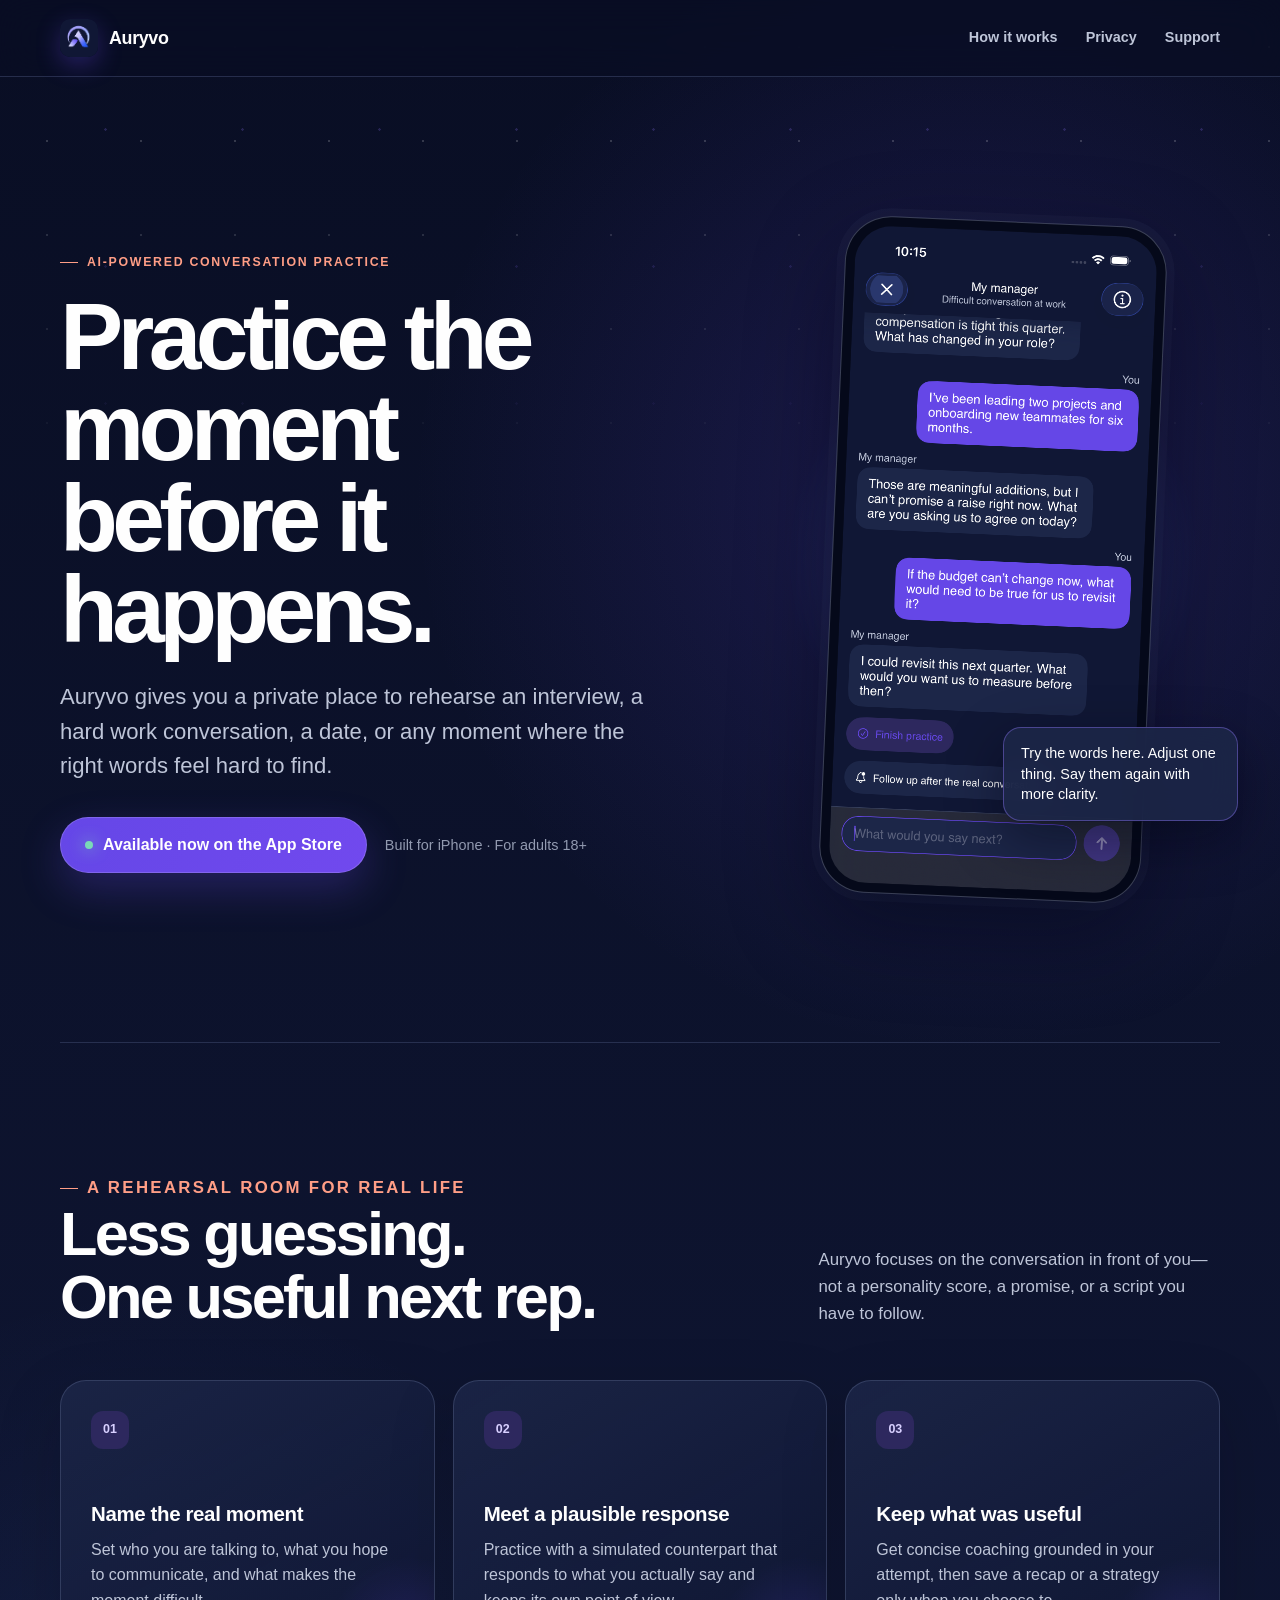
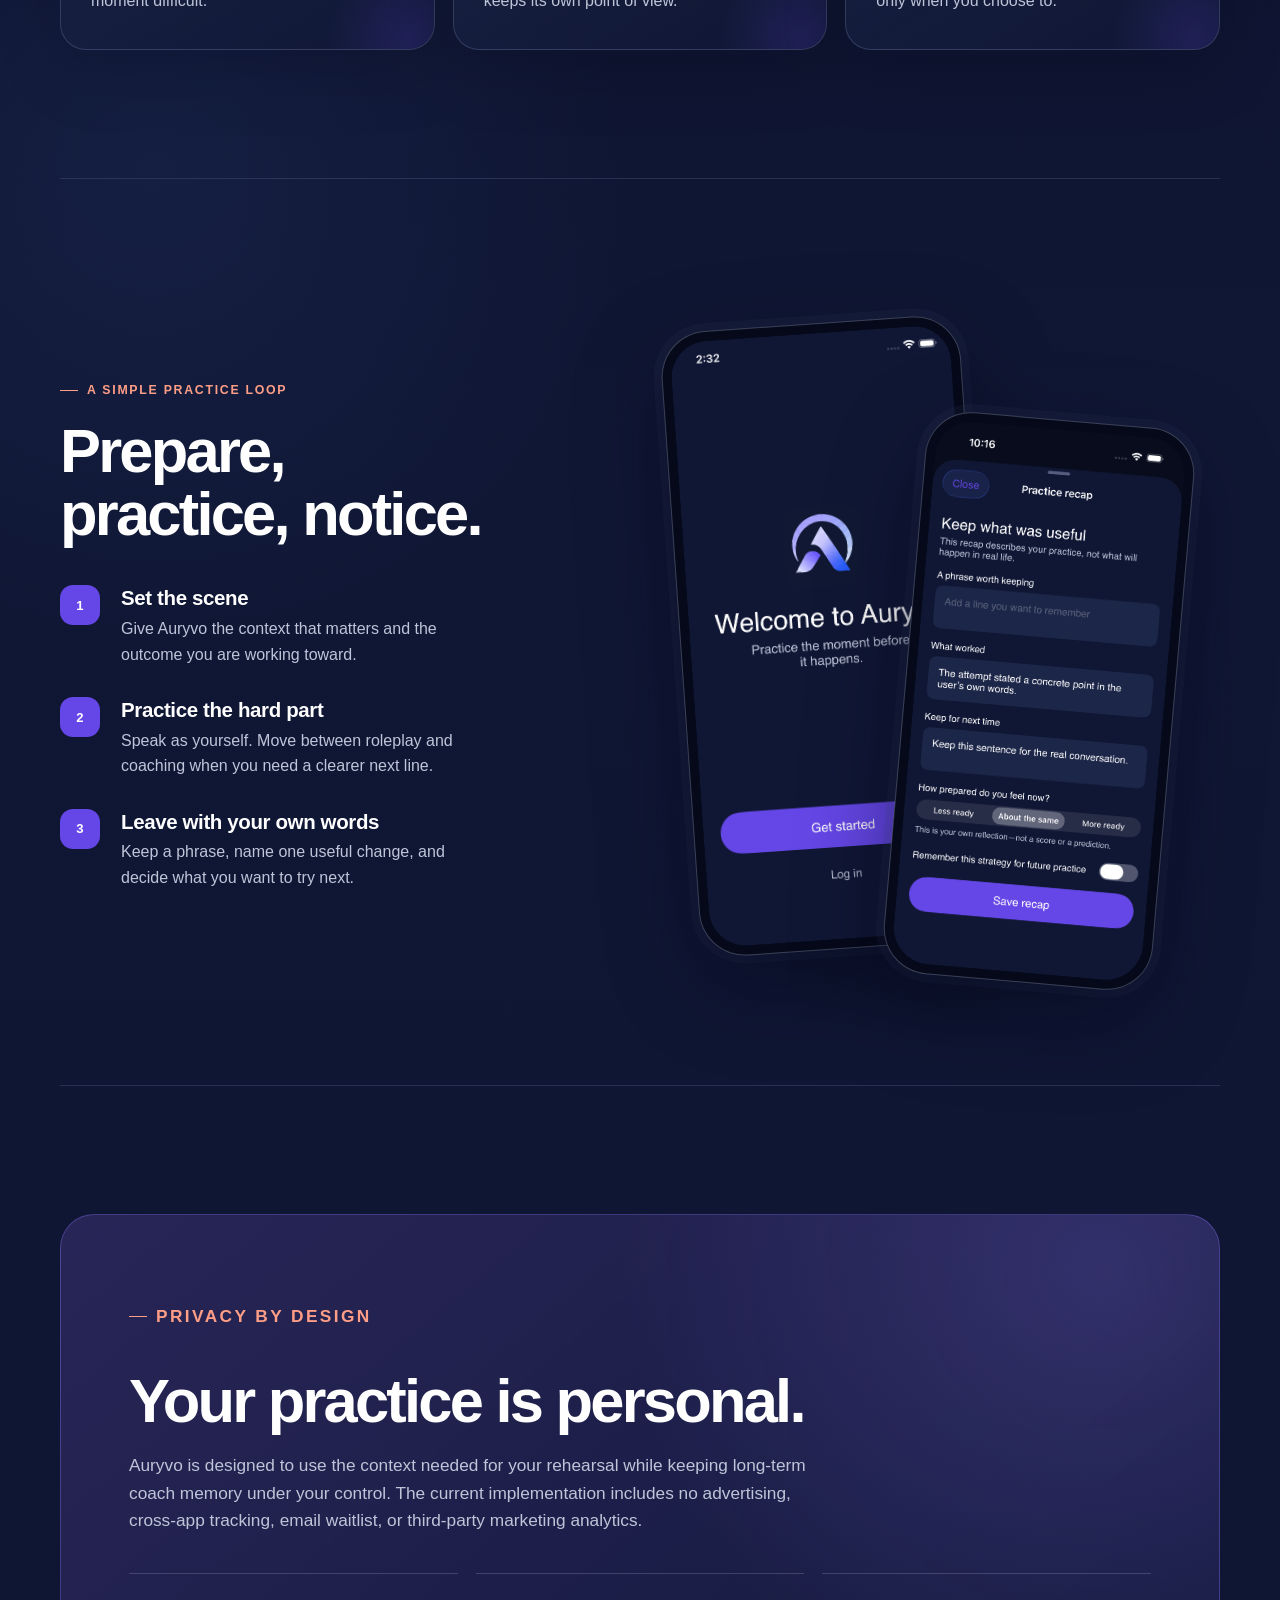
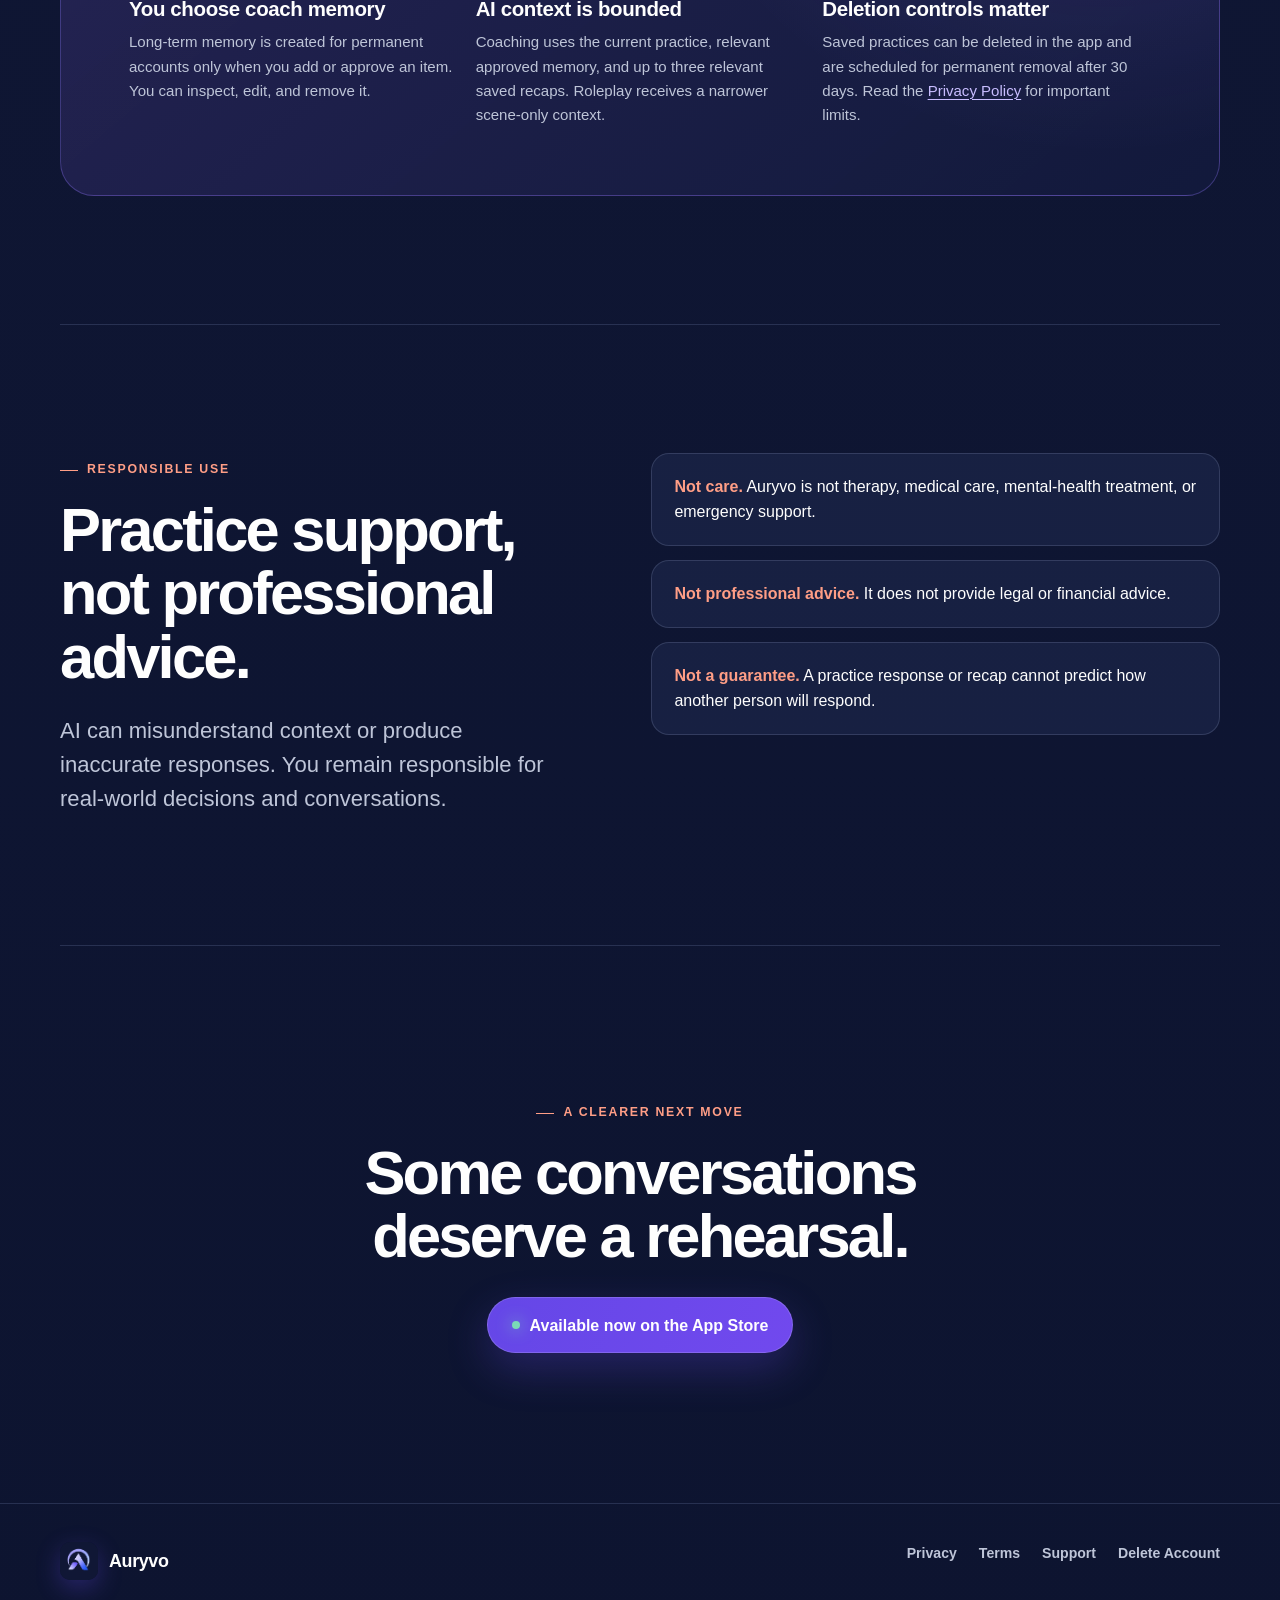
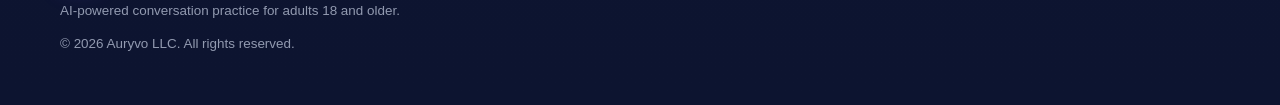
<file: index.html>
<!doctype html>
<html lang="en">
<head>
  <meta charset="utf-8">
  <meta name="viewport" content="width=device-width, initial-scale=1">
  <meta name="theme-color" content="#101735">
  <meta name="description" content="Auryvo is an AI-powered conversation-practice tool that helps you rehearse a real moment, try your words, and keep what was useful.">
  <meta property="og:type" content="website">
  <meta property="og:site_name" content="Auryvo">
  <meta property="og:title" content="Auryvo — Practice the moment before it happens">
  <meta property="og:description" content="Rehearse a real conversation, meet a plausible response, and leave with a clearer next move.">
  <meta property="og:url" content="https://getauryvo.com/">
  <meta property="og:image" content="https://getauryvo.com/assets/app-icon.png">
  <meta property="og:image:width" content="1024">
  <meta property="og:image:height" content="1024">
  <meta property="og:image:alt" content="Auryvo app icon">
  <meta name="twitter:card" content="summary">
  <meta name="twitter:title" content="Auryvo — Practice the moment before it happens">
  <meta name="twitter:description" content="Rehearse a real conversation, meet a plausible response, and leave with a clearer next move.">
  <link rel="canonical" href="https://getauryvo.com/">
  <link rel="icon" type="image/png" href="/assets/brand-icon.png">
  <link rel="stylesheet" href="/assets/styles.css?v=20261118-cta">
  <title>Auryvo — Practice the moment before it happens</title>
</head>
<body>
  <a class="skip-link" href="#main">Skip to main content</a>
  <div class="site-shell">
    <header class="site-header">
      <nav class="nav wrap" aria-label="Main navigation">
        <a class="brand" href="/" aria-current="page">
          <img src="/assets/brand-icon.png" width="38" height="38" alt="">
          <span>Auryvo</span>
        </a>
        <div class="nav-links">
          <a href="#how-it-works">How it works</a>
          <a href="#privacy">Privacy</a>
          <a href="/support/">Support</a>
        </div>
      </nav>
    </header>

    <main id="main">
      <section class="hero wrap" aria-labelledby="hero-title">
        <div class="hero-copy">
          <p class="eyebrow">AI-powered conversation practice</p>
          <h1 id="hero-title">Practice the moment before it happens.</h1>
          <p class="lede">Auryvo gives you a private place to rehearse an interview, a hard work conversation, a date, or any moment where the right words feel hard to find.</p>
          <div class="hero-actions">
            <a class="availability" href="https://apps.apple.com/us/app/auryvo/id6822026281">Available now on the App Store</a>
            <p class="hero-note">Built for iPhone · For adults 18+</p>
          </div>
        </div>
        <div class="hero-visual" aria-label="Preview of a conversation rehearsal in Auryvo">
          <figure class="phone">
            <img src="/assets/roleplay.png" width="1206" height="2622" alt="Auryvo roleplay screen showing a practice conversation with a manager">
          </figure>
          <p class="floating-note">Try the words here. Adjust one thing. Say them again with more clarity.</p>
        </div>
      </section>

      <section class="section section-rule wrap" aria-labelledby="benefits-title">
        <div class="section-heading">
          <div>
            <p class="eyebrow">A rehearsal room for real life</p>
            <h2 id="benefits-title">Less guessing.<br>One useful next rep.</h2>
          </div>
          <p>Auryvo focuses on the conversation in front of you—not a personality score, a promise, or a script you have to follow.</p>
        </div>
        <div class="benefit-grid">
          <article class="feature-card">
            <span class="feature-index" aria-hidden="true">01</span>
            <h3>Name the real moment</h3>
            <p>Set who you are talking to, what you hope to communicate, and what makes the moment difficult.</p>
          </article>
          <article class="feature-card">
            <span class="feature-index" aria-hidden="true">02</span>
            <h3>Meet a plausible response</h3>
            <p>Practice with a simulated counterpart that responds to what you actually say and keeps its own point of view.</p>
          </article>
          <article class="feature-card">
            <span class="feature-index" aria-hidden="true">03</span>
            <h3>Keep what was useful</h3>
            <p>Get concise coaching grounded in your attempt, then save a recap or a strategy only when you choose to.</p>
          </article>
        </div>
      </section>

      <section class="section section-rule wrap" id="how-it-works" aria-labelledby="flow-title">
        <div class="practice-showcase">
          <div>
            <p class="eyebrow">A simple practice loop</p>
            <h2 id="flow-title">Prepare, practice, notice.</h2>
            <ol class="steps">
              <li class="step">
                <span class="step-number" aria-hidden="true">1</span>
                <div>
                  <h3>Set the scene</h3>
                  <p>Give Auryvo the context that matters and the outcome you are working toward.</p>
                </div>
              </li>
              <li class="step">
                <span class="step-number" aria-hidden="true">2</span>
                <div>
                  <h3>Practice the hard part</h3>
                  <p>Speak as yourself. Move between roleplay and coaching when you need a clearer next line.</p>
                </div>
              </li>
              <li class="step">
                <span class="step-number" aria-hidden="true">3</span>
                <div>
                  <h3>Leave with your own words</h3>
                  <p>Keep a phrase, name one useful change, and decide what you want to try next.</p>
                </div>
              </li>
            </ol>
          </div>
          <div class="screen-stack" aria-label="Auryvo welcome and practice recap previews">
            <figure class="phone">
              <img src="/assets/welcome.png" width="1170" height="2532" loading="lazy" alt="Auryvo welcome screen">
            </figure>
            <figure class="phone secondary">
              <img src="/assets/recap.png" width="1206" height="2622" loading="lazy" alt="Auryvo practice recap screen with a user-controlled memory option">
            </figure>
          </div>
        </div>
      </section>

      <section class="section section-rule wrap" id="privacy" aria-labelledby="privacy-title">
        <div class="privacy-panel">
          <p class="eyebrow">Privacy by design</p>
          <h2 id="privacy-title">Your practice is personal.</h2>
          <p>Auryvo is designed to use the context needed for your rehearsal while keeping long-term coach memory under your control. The current implementation includes no advertising, cross-app tracking, email waitlist, or third-party marketing analytics.</p>
          <div class="privacy-grid">
            <article>
              <h3>You choose coach memory</h3>
              <p>Long-term memory is created for permanent accounts only when you add or approve an item. You can inspect, edit, and remove it.</p>
            </article>
            <article>
              <h3>AI context is bounded</h3>
              <p>Coaching uses the current practice, relevant approved memory, and up to three relevant saved recaps. Roleplay receives a narrower scene-only context.</p>
            </article>
            <article>
              <h3>Deletion controls matter</h3>
              <p>Saved practices can be deleted in the app and are scheduled for permanent removal after 30 days. Read the <a href="/privacy/">Privacy Policy</a> for important limits.</p>
            </article>
          </div>
        </div>
      </section>

      <section class="section section-rule wrap" aria-labelledby="responsible-title">
        <div class="responsible">
          <div>
            <p class="eyebrow">Responsible use</p>
            <h2 id="responsible-title">Practice support, not professional advice.</h2>
            <p class="lede">AI can misunderstand context or produce inaccurate responses. You remain responsible for real-world decisions and conversations.</p>
          </div>
          <ul class="boundary-list">
            <li><strong>Not care.</strong> Auryvo is not therapy, medical care, mental-health treatment, or emergency support.</li>
            <li><strong>Not professional advice.</strong> It does not provide legal or financial advice.</li>
            <li><strong>Not a guarantee.</strong> A practice response or recap cannot predict how another person will respond.</li>
          </ul>
        </div>
      </section>

      <section class="closing section-rule wrap" aria-labelledby="closing-title">
        <p class="eyebrow">A clearer next move</p>
        <h2 id="closing-title">Some conversations deserve a rehearsal.</h2>
        <a class="availability" href="https://apps.apple.com/us/app/auryvo/id6822026281">Available now on the App Store</a>
      </section>
    </main>

    <footer class="site-footer">
      <div class="footer-inner wrap">
        <div class="footer-meta">
          <a class="brand" href="/">
            <img src="/assets/brand-icon.png" width="38" height="38" alt="">
            <span>Auryvo</span>
          </a>
          <p>AI-powered conversation practice for adults 18 and older.</p>
          <p>© 2026 Auryvo LLC. All rights reserved.</p>
        </div>
        <nav class="footer-links" aria-label="Legal and support">
          <a href="/privacy/">Privacy</a>
          <a href="/terms/">Terms</a>
          <a href="/support/">Support</a>
          <a href="/delete-account/">Delete Account</a>
        </nav>
      </div>
    </footer>
  </div>
</body>
</html>
</file>
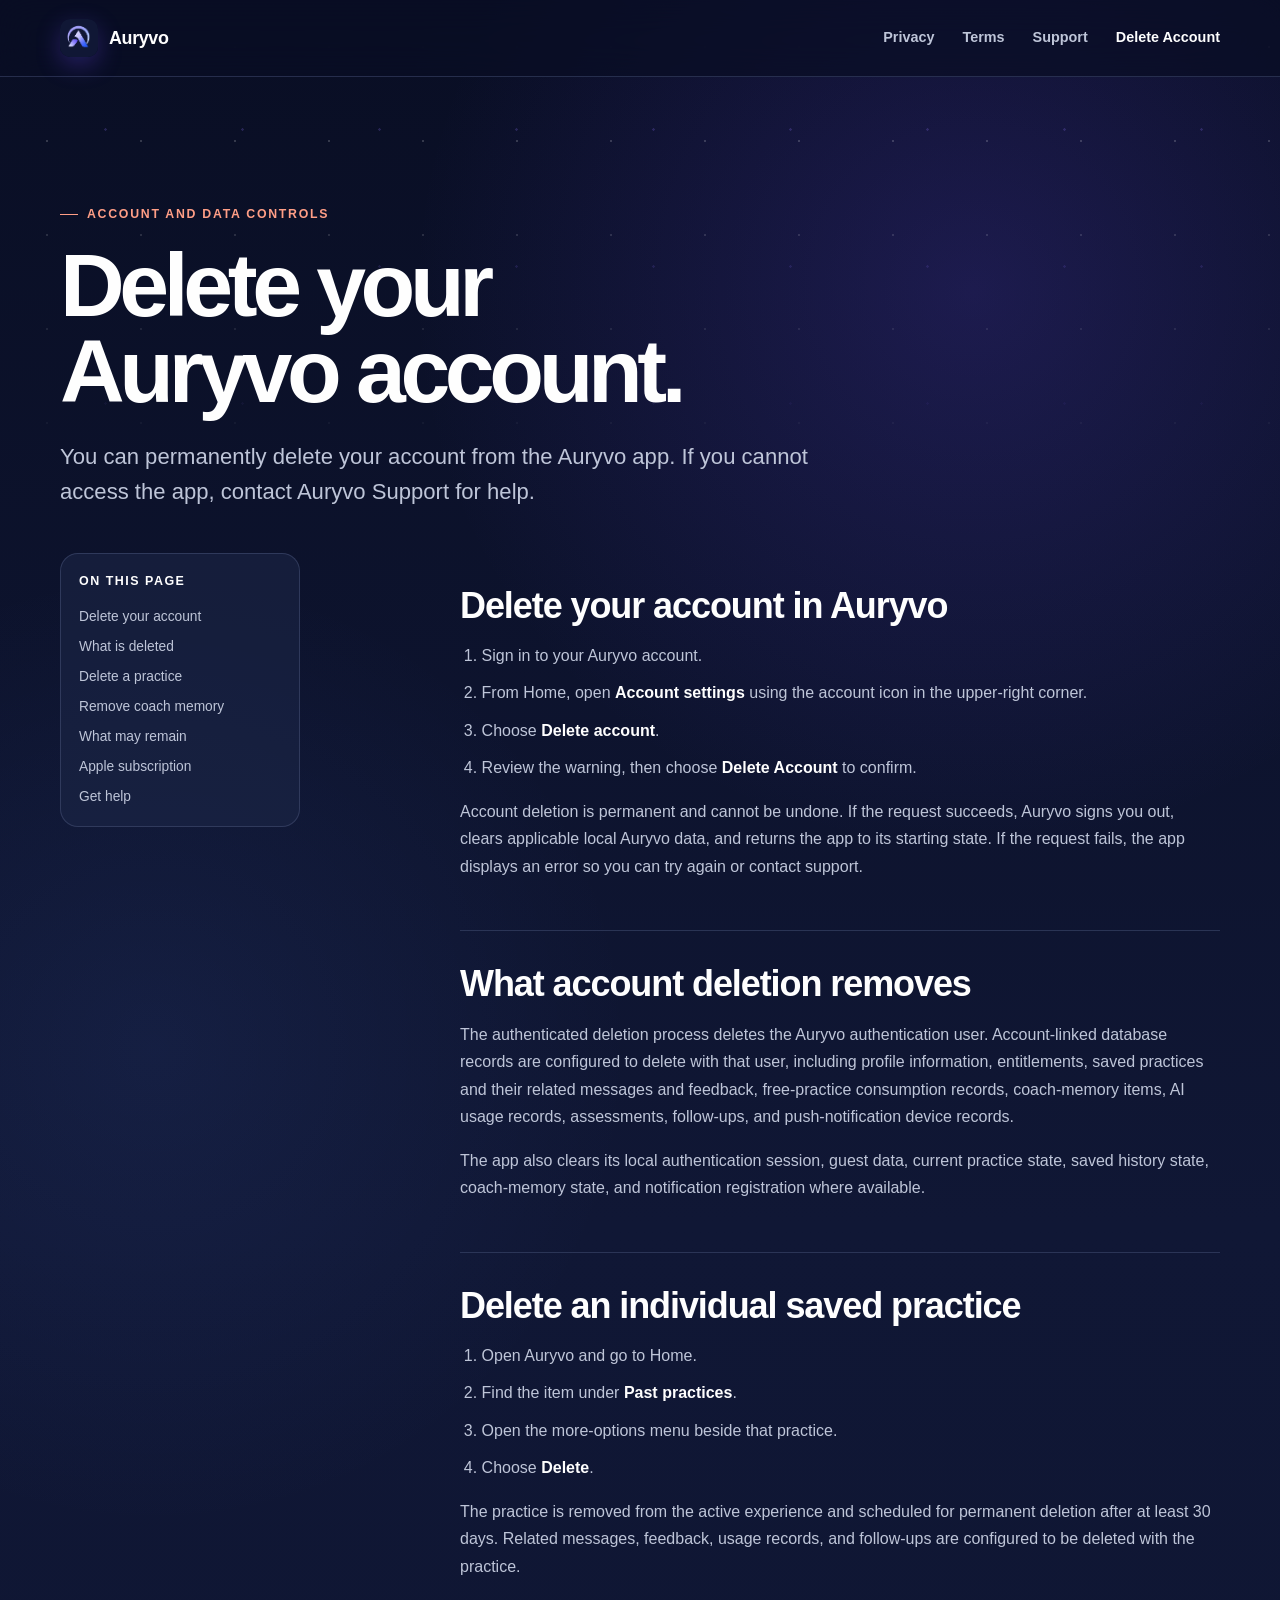
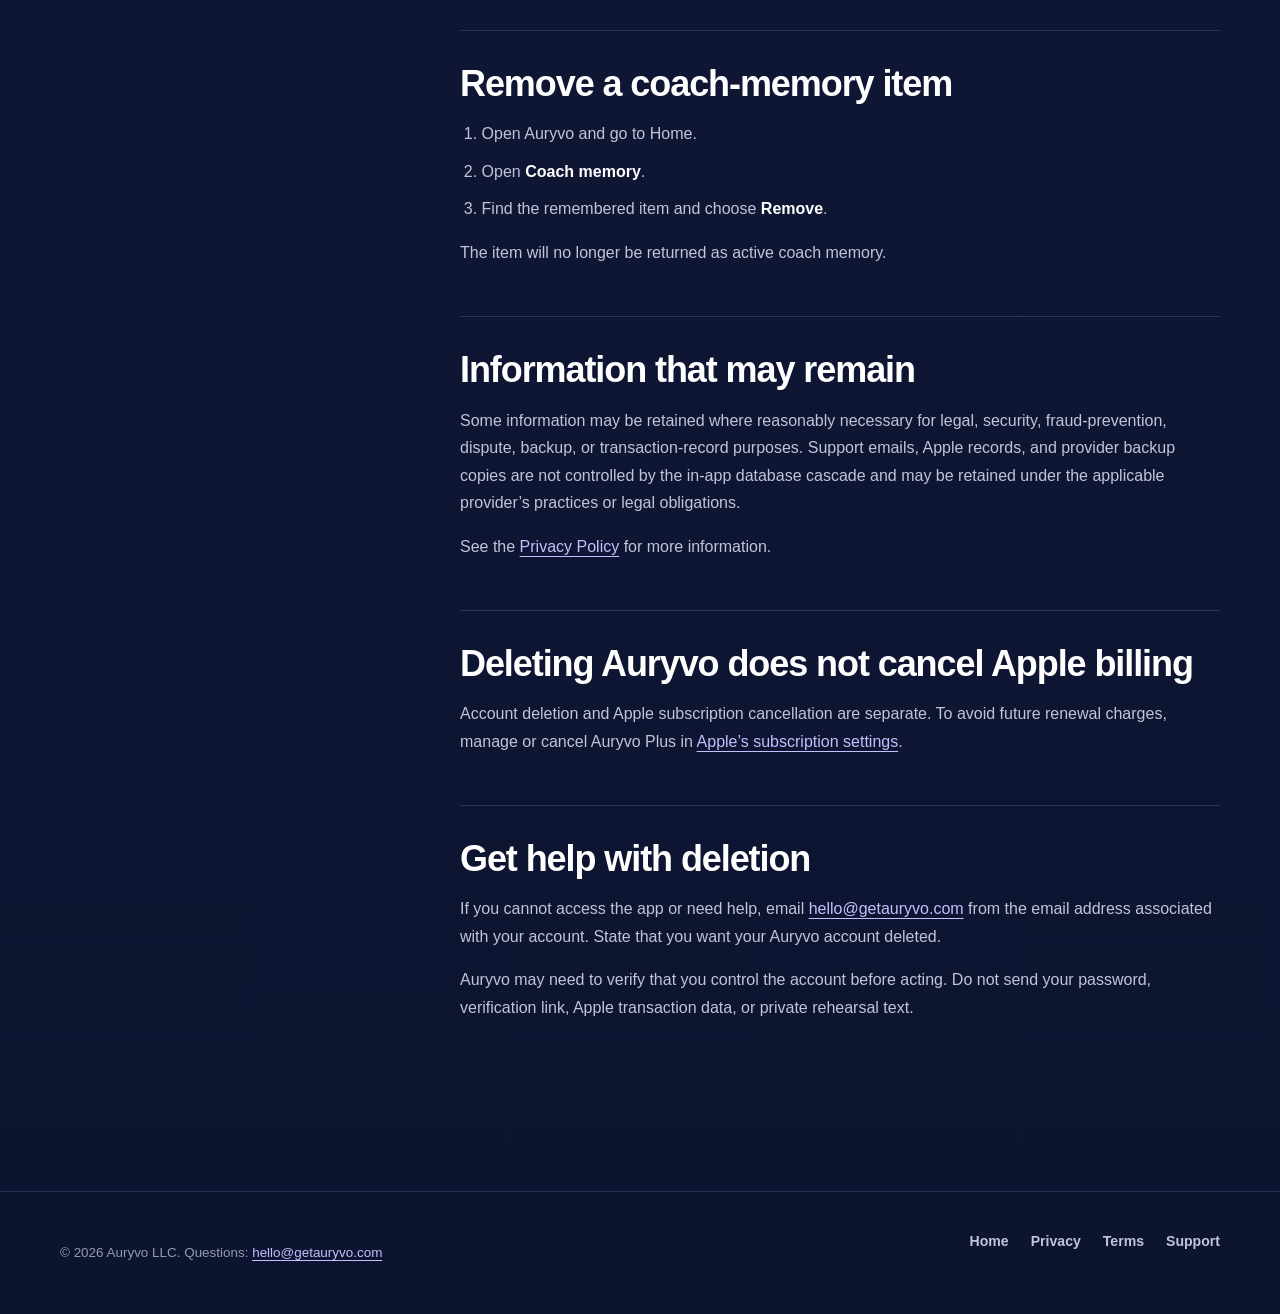
<file: delete-account/index.html>
<!doctype html>
<html lang="en">
<head>
  <meta charset="utf-8">
  <meta name="viewport" content="width=device-width, initial-scale=1">
  <meta name="theme-color" content="#101735">
  <meta name="description" content="How to delete your Auryvo account, saved practices, and coach-memory items.">
  <meta property="og:type" content="website">
  <meta property="og:site_name" content="Auryvo">
  <meta property="og:title" content="Delete Account — Auryvo">
  <meta property="og:description" content="How to delete your Auryvo account and manage related data.">
  <link rel="icon" type="image/png" href="/assets/brand-icon.png">
  <link rel="stylesheet" href="/assets/styles.css">
  <title>Delete Account — Auryvo</title>
</head>
<body>
  <a class="skip-link" href="#main">Skip to main content</a>
  <div class="site-shell">
    <header class="site-header">
      <nav class="nav wrap" aria-label="Main navigation">
        <a class="brand" href="/">
          <img src="/assets/brand-icon.png" width="38" height="38" alt="">
          <span>Auryvo</span>
        </a>
        <div class="nav-links">
          <a href="/privacy/">Privacy</a>
          <a href="/terms/">Terms</a>
          <a href="/support/">Support</a>
          <a href="/delete-account/" aria-current="page">Delete Account</a>
        </div>
      </nav>
    </header>

    <main id="main" class="wrap">
      <header class="page-hero">
        <p class="eyebrow">Account and data controls</p>
        <h1>Delete your Auryvo account.</h1>
        <p class="lede">You can permanently delete your account from the Auryvo app. If you cannot access the app, contact Auryvo Support for help.</p>
      </header>

      <div class="legal-layout">
        <nav class="legal-toc" aria-label="Account deletion sections">
          <strong>On this page</strong>
          <a href="#account">Delete your account</a>
          <a href="#scope">What is deleted</a>
          <a href="#practice">Delete a practice</a>
          <a href="#memory">Remove coach memory</a>
          <a href="#retention">What may remain</a>
          <a href="#subscription">Apple subscription</a>
          <a href="#help">Get help</a>
        </nav>

        <article class="legal-copy">
          <section id="account">
            <h2>Delete your account in Auryvo</h2>
            <ol>
              <li>Sign in to your Auryvo account.</li>
              <li>From Home, open <strong>Account settings</strong> using the account icon in the upper-right corner.</li>
              <li>Choose <strong>Delete account</strong>.</li>
              <li>Review the warning, then choose <strong>Delete Account</strong> to confirm.</li>
            </ol>
            <p>Account deletion is permanent and cannot be undone. If the request succeeds, Auryvo signs you out, clears applicable local Auryvo data, and returns the app to its starting state. If the request fails, the app displays an error so you can try again or contact support.</p>
          </section>

          <section id="scope">
            <h2>What account deletion removes</h2>
            <p>The authenticated deletion process deletes the Auryvo authentication user. Account-linked database records are configured to delete with that user, including profile information, entitlements, saved practices and their related messages and feedback, free-practice consumption records, coach-memory items, AI usage records, assessments, follow-ups, and push-notification device records.</p>
            <p>The app also clears its local authentication session, guest data, current practice state, saved history state, coach-memory state, and notification registration where available.</p>
          </section>

          <section id="practice">
            <h2>Delete an individual saved practice</h2>
            <ol>
              <li>Open Auryvo and go to Home.</li>
              <li>Find the item under <strong>Past practices</strong>.</li>
              <li>Open the more-options menu beside that practice.</li>
              <li>Choose <strong>Delete</strong>.</li>
            </ol>
            <p>The practice is removed from the active experience and scheduled for permanent deletion after at least 30 days. Related messages, feedback, usage records, and follow-ups are configured to be deleted with the practice.</p>
          </section>

          <section id="memory">
            <h2>Remove a coach-memory item</h2>
            <ol>
              <li>Open Auryvo and go to Home.</li>
              <li>Open <strong>Coach memory</strong>.</li>
              <li>Find the remembered item and choose <strong>Remove</strong>.</li>
            </ol>
            <p>The item will no longer be returned as active coach memory.</p>
          </section>

          <section id="retention">
            <h2>Information that may remain</h2>
            <p>Some information may be retained where reasonably necessary for legal, security, fraud-prevention, dispute, backup, or transaction-record purposes. Support emails, Apple records, and provider backup copies are not controlled by the in-app database cascade and may be retained under the applicable provider’s practices or legal obligations.</p>
            <p>See the <a href="/privacy/">Privacy Policy</a> for more information.</p>
          </section>

          <section id="subscription">
            <h2>Deleting Auryvo does not cancel Apple billing</h2>
            <p>Account deletion and Apple subscription cancellation are separate. To avoid future renewal charges, manage or cancel Auryvo Plus in <a href="https://apps.apple.com/account/subscriptions">Apple’s subscription settings</a>.</p>
          </section>

          <section id="help">
            <h2>Get help with deletion</h2>
            <p>If you cannot access the app or need help, email <a href="mailto:hello@getauryvo.com?subject=Delete%20my%20Auryvo%20account">hello@getauryvo.com</a> from the email address associated with your account. State that you want your Auryvo account deleted.</p>
            <p>Auryvo may need to verify that you control the account before acting. Do not send your password, verification link, Apple transaction data, or private rehearsal text.</p>
          </section>
        </article>
      </div>
    </main>

    <footer class="site-footer">
      <div class="footer-inner wrap">
        <div class="footer-meta"><p>© 2026 Auryvo LLC. Questions: <a href="mailto:hello@getauryvo.com">hello@getauryvo.com</a></p></div>
        <nav class="footer-links" aria-label="Legal and support">
          <a href="/">Home</a><a href="/privacy/">Privacy</a><a href="/terms/">Terms</a><a href="/support/">Support</a>
        </nav>
      </div>
    </footer>
  </div>
</body>
</html>
</file>
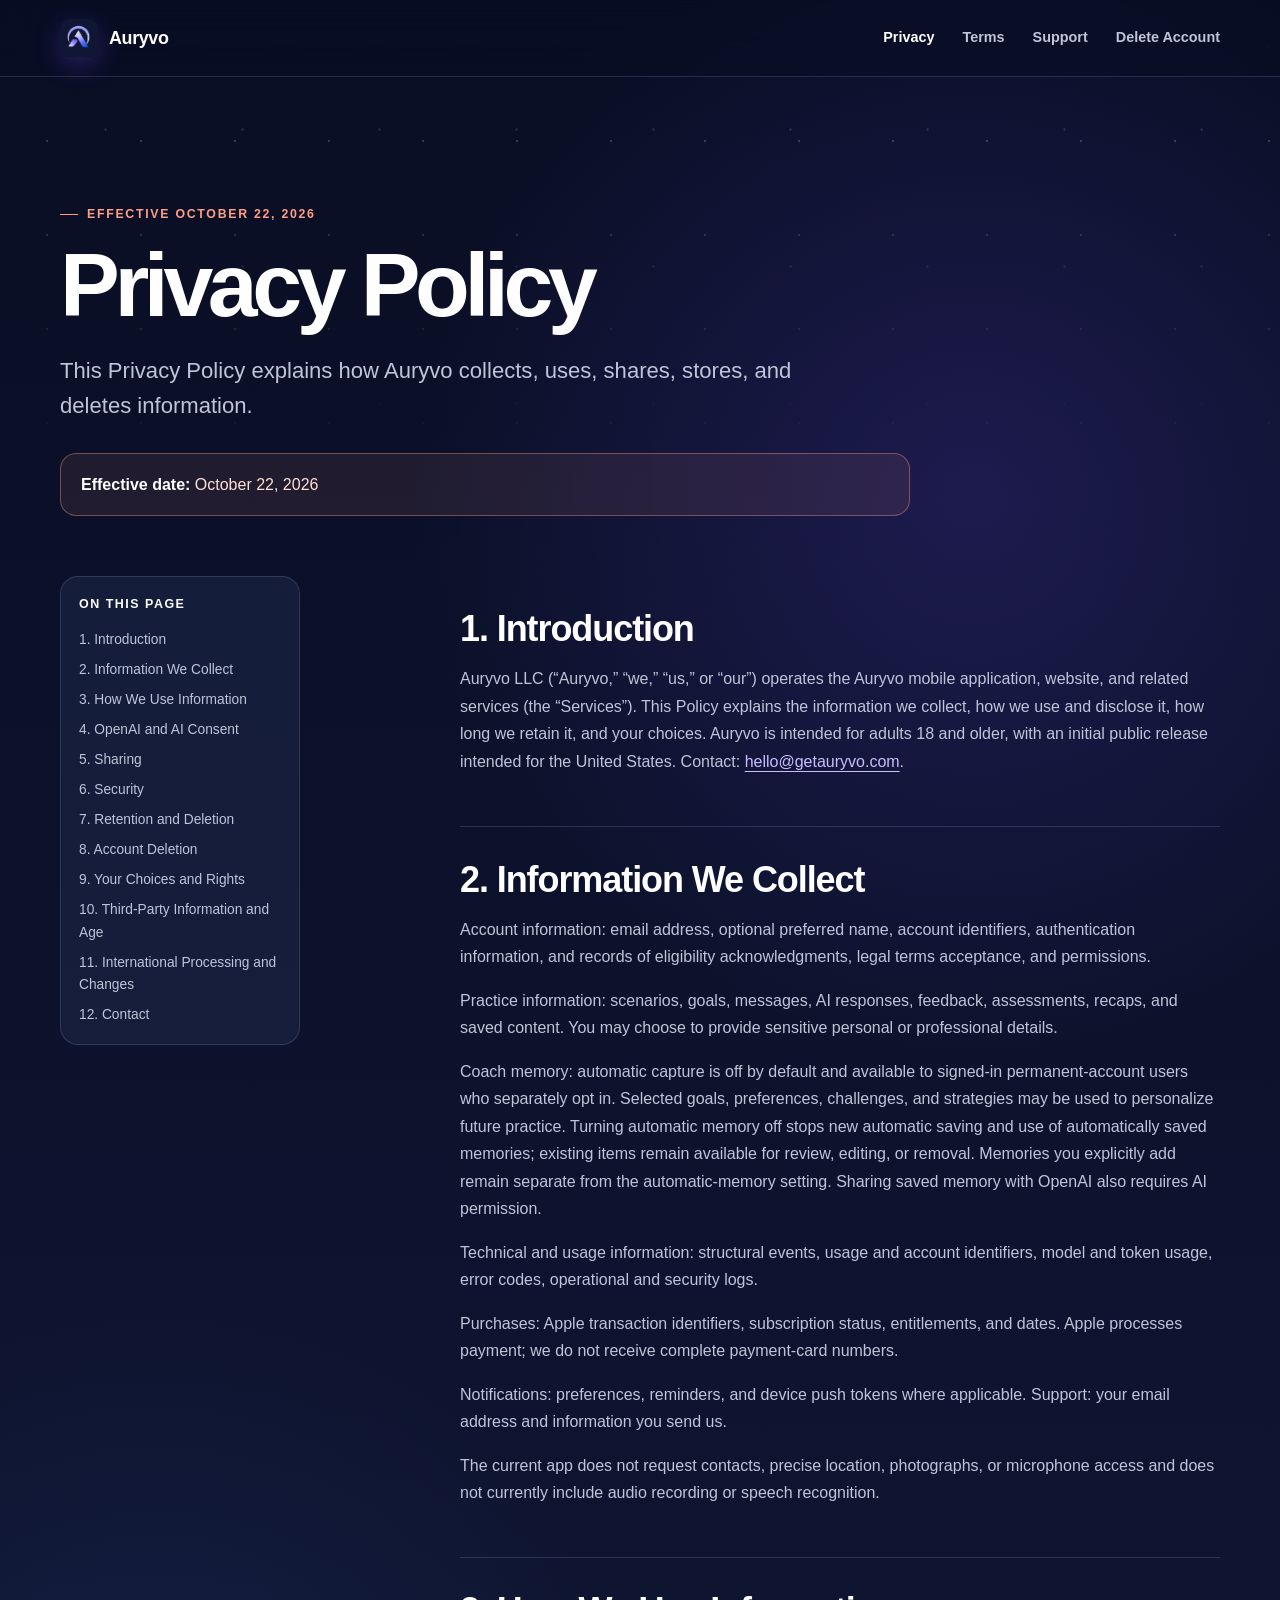
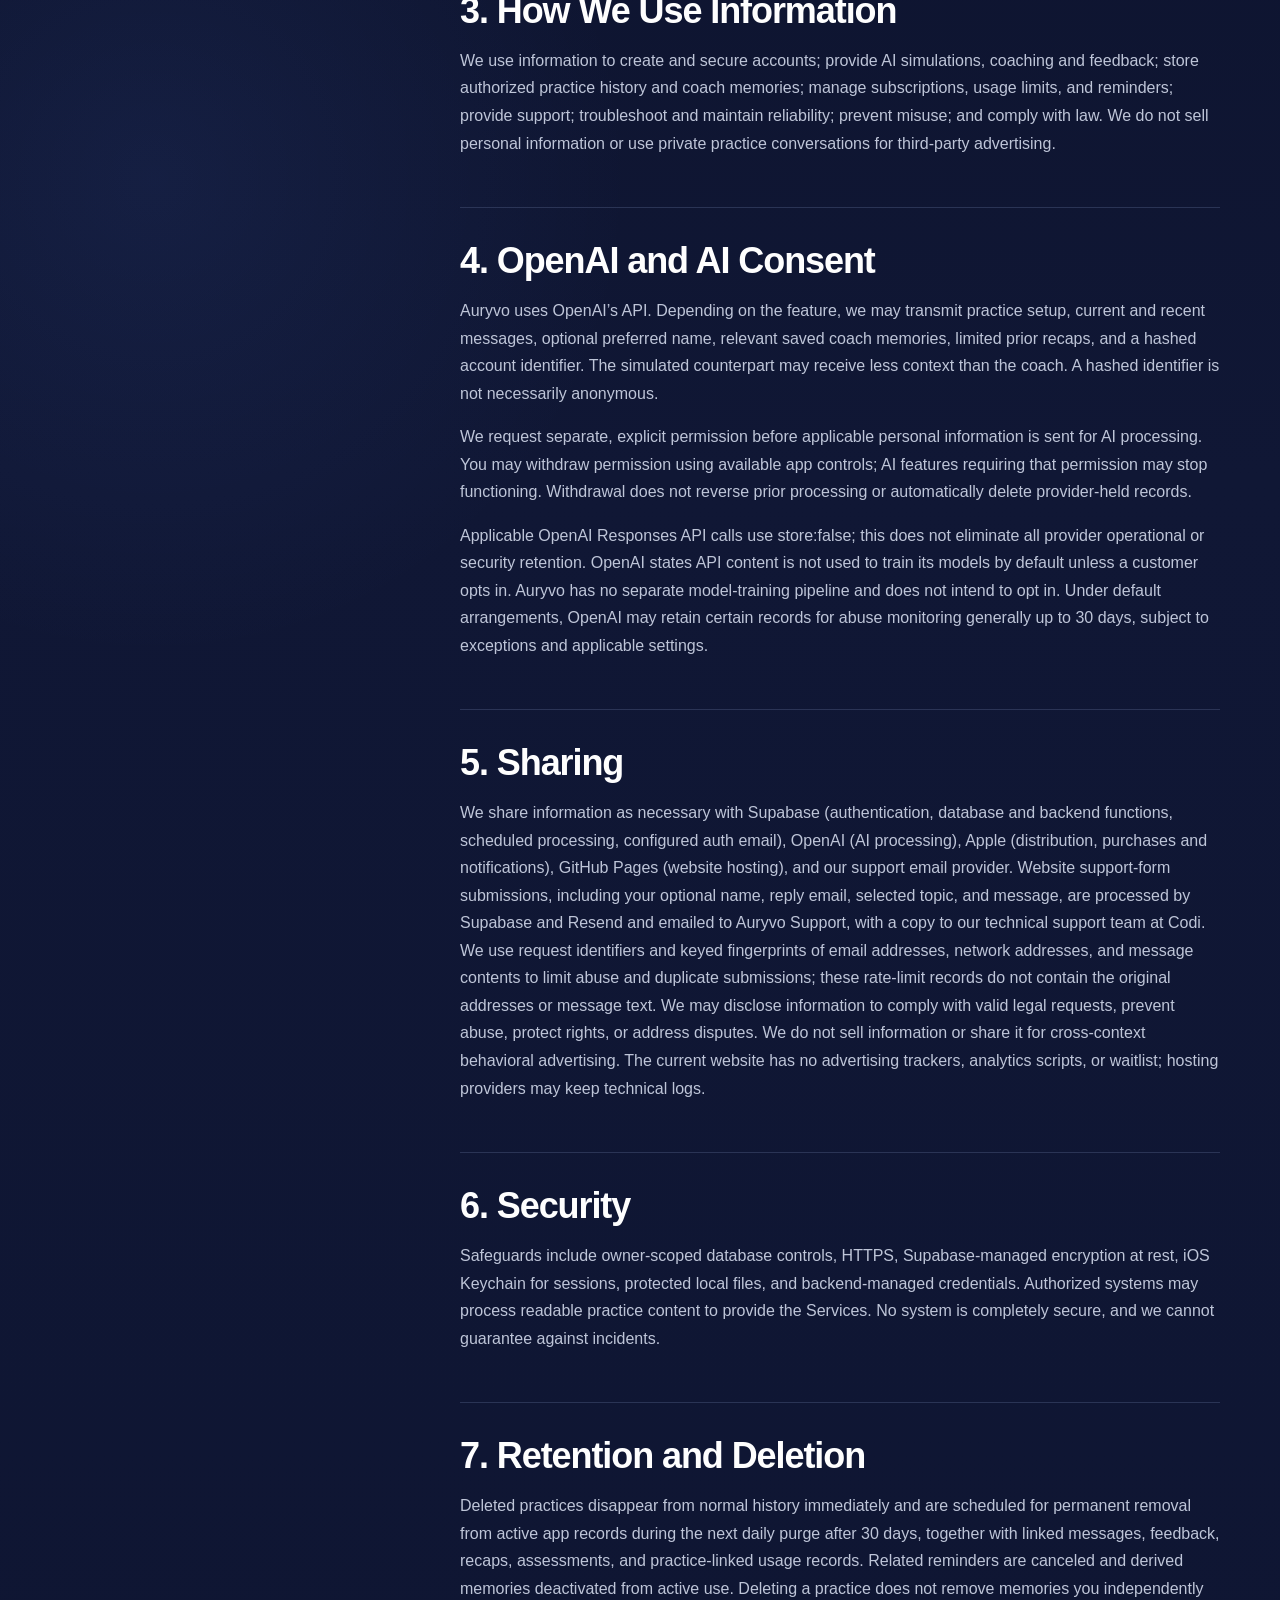
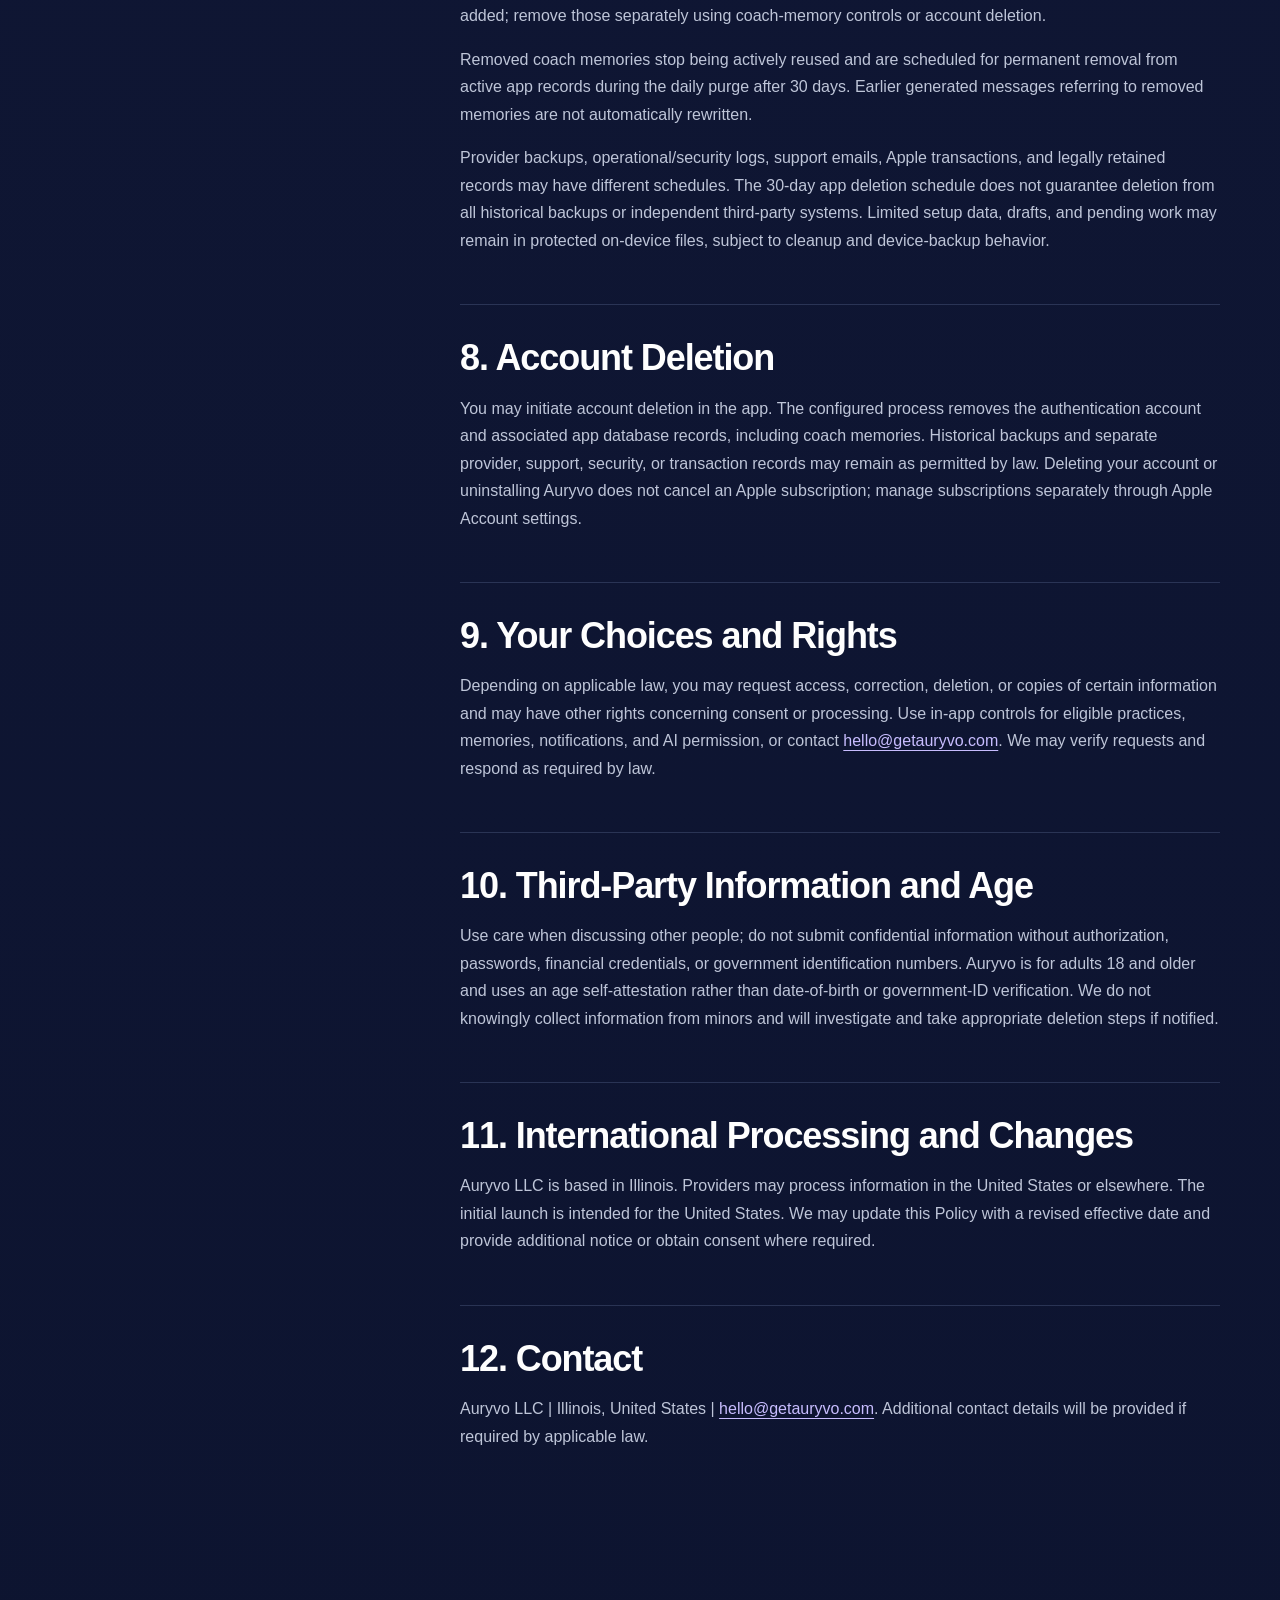
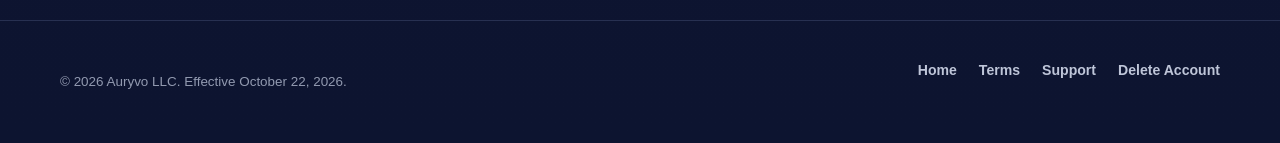
<file: privacy/index.html>
<!doctype html>
<html lang="en">
<head>
  <meta charset="utf-8">
  <meta name="viewport" content="width=device-width, initial-scale=1">
  <meta name="theme-color" content="#101735">
  <meta name="description" content="Privacy Policy for Auryvo, an AI-powered conversation-practice app operated by Auryvo LLC.">
  <meta property="og:type" content="website">
  <meta property="og:site_name" content="Auryvo">
  <meta property="og:title" content="Privacy Policy — Auryvo">
  <meta property="og:description" content="How Auryvo collects, uses, shares, stores, and deletes information.">
  <link rel="icon" type="image/png" href="/assets/brand-icon.png">
  <link rel="stylesheet" href="/assets/styles.css">
  <title>Privacy Policy — Auryvo</title>
</head>
<body>
  <a class="skip-link" href="#main">Skip to main content</a>
  <div class="site-shell">
    <header class="site-header">
      <nav class="nav wrap" aria-label="Main navigation">
        <a class="brand" href="/">
          <img src="/assets/brand-icon.png" width="38" height="38" alt="">
          <span>Auryvo</span>
        </a>
        <div class="nav-links">
          <a href="/privacy/" aria-current="page">Privacy</a>
          <a href="/terms/">Terms</a>
          <a href="/support/">Support</a>
          <a href="/delete-account/">Delete Account</a>
        </div>
      </nav>
    </header>

    <main id="main" class="wrap">
      <header class="page-hero">
        <p class="eyebrow">Effective October 22, 2026</p>
        <h1>Privacy Policy</h1>
        <p class="lede">This Privacy Policy explains how Auryvo collects, uses, shares, stores, and deletes information.</p>
        <p class="draft-notice"><strong>Effective date:</strong> October 22, 2026</p>
      </header>

      <div class="legal-layout">
        <nav class="legal-toc" aria-label="Privacy Policy sections">
          <strong>On this page</strong>
          <a href="#section-1">1. Introduction</a>
          <a href="#section-2">2. Information We Collect</a>
          <a href="#section-3">3. How We Use Information</a>
          <a href="#section-4">4. OpenAI and AI Consent</a>
          <a href="#section-5">5. Sharing</a>
          <a href="#section-6">6. Security</a>
          <a href="#section-7">7. Retention and Deletion</a>
          <a href="#section-8">8. Account Deletion</a>
          <a href="#section-9">9. Your Choices and Rights</a>
          <a href="#section-10">10. Third-Party Information and Age</a>
          <a href="#section-11">11. International Processing and Changes</a>
          <a href="#section-12">12. Contact</a>
        </nav>

        <article class="legal-copy">
          <section id="section-1">
            <h2>1. Introduction</h2>

            <p>Auryvo LLC (“Auryvo,” “we,” “us,” or “our”) operates the Auryvo mobile application, website, and related services (the “Services”). This Policy explains the information we collect, how we use and disclose it, how long we retain it, and your choices. Auryvo is intended for adults 18 and older, with an initial public release intended for the United States. Contact: <a href="mailto:hello@getauryvo.com">hello@getauryvo.com</a>.</p>

          </section>

          <section id="section-2">
            <h2>2. Information We Collect</h2>

            <p>Account information: email address, optional preferred name, account identifiers, authentication information, and records of eligibility acknowledgments, legal terms acceptance, and permissions.</p>

            <p>Practice information: scenarios, goals, messages, AI responses, feedback, assessments, recaps, and saved content. You may choose to provide sensitive personal or professional details.</p>

            <p>Coach memory: automatic capture is off by default and available to signed-in permanent-account users who separately opt in. Selected goals, preferences, challenges, and strategies may be used to personalize future practice. Turning automatic memory off stops new automatic saving and use of automatically saved memories; existing items remain available for review, editing, or removal. Memories you explicitly add remain separate from the automatic-memory setting. Sharing saved memory with OpenAI also requires AI permission.</p>

            <p>Technical and usage information: structural events, usage and account identifiers, model and token usage, error codes, operational and security logs.</p>

            <p>Purchases: Apple transaction identifiers, subscription status, entitlements, and dates. Apple processes payment; we do not receive complete payment-card numbers.</p>

            <p>Notifications: preferences, reminders, and device push tokens where applicable. Support: your email address and information you send us.</p>

            <p>The current app does not request contacts, precise location, photographs, or microphone access and does not currently include audio recording or speech recognition.</p>

          </section>

          <section id="section-3">
            <h2>3. How We Use Information</h2>

            <p>We use information to create and secure accounts; provide AI simulations, coaching and feedback; store authorized practice history and coach memories; manage subscriptions, usage limits, and reminders; provide support; troubleshoot and maintain reliability; prevent misuse; and comply with law. We do not sell personal information or use private practice conversations for third-party advertising.</p>

          </section>

          <section id="section-4">
            <h2>4. OpenAI and AI Consent</h2>

            <p>Auryvo uses OpenAI’s API. Depending on the feature, we may transmit practice setup, current and recent messages, optional preferred name, relevant saved coach memories, limited prior recaps, and a hashed account identifier. The simulated counterpart may receive less context than the coach. A hashed identifier is not necessarily anonymous.</p>

            <p>We request separate, explicit permission before applicable personal information is sent for AI processing. You may withdraw permission using available app controls; AI features requiring that permission may stop functioning. Withdrawal does not reverse prior processing or automatically delete provider-held records.</p>

            <p>Applicable OpenAI Responses API calls use store:false; this does not eliminate all provider operational or security retention. OpenAI states API content is not used to train its models by default unless a customer opts in. Auryvo has no separate model-training pipeline and does not intend to opt in. Under default arrangements, OpenAI may retain certain records for abuse monitoring generally up to 30 days, subject to exceptions and applicable settings.</p>

          </section>

          <section id="section-5">
            <h2>5. Sharing</h2>

            <p>We share information as necessary with Supabase (authentication, database and backend functions, scheduled processing, configured auth email), OpenAI (AI processing), Apple (distribution, purchases and notifications), GitHub Pages (website hosting), and our support email provider. Website support-form submissions, including your optional name, reply email, selected topic, and message, are processed by Supabase and Resend and emailed to Auryvo Support, with a copy to our technical support team at Codi. We use request identifiers and keyed fingerprints of email addresses, network addresses, and message contents to limit abuse and duplicate submissions; these rate-limit records do not contain the original addresses or message text. We may disclose information to comply with valid legal requests, prevent abuse, protect rights, or address disputes. We do not sell information or share it for cross-context behavioral advertising. The current website has no advertising trackers, analytics scripts, or waitlist; hosting providers may keep technical logs.</p>

          </section>

          <section id="section-6">
            <h2>6. Security</h2>

            <p>Safeguards include owner-scoped database controls, HTTPS, Supabase-managed encryption at rest, iOS Keychain for sessions, protected local files, and backend-managed credentials. Authorized systems may process readable practice content to provide the Services. No system is completely secure, and we cannot guarantee against incidents.</p>

          </section>

          <section id="section-7">
            <h2>7. Retention and Deletion</h2>

            <p>Deleted practices disappear from normal history immediately and are scheduled for permanent removal from active app records during the next daily purge after 30 days, together with linked messages, feedback, recaps, assessments, and practice-linked usage records. Related reminders are canceled and derived memories deactivated from active use. Deleting a practice does not remove memories you independently added; remove those separately using coach-memory controls or account deletion.</p>

            <p>Removed coach memories stop being actively reused and are scheduled for permanent removal from active app records during the daily purge after 30 days. Earlier generated messages referring to removed memories are not automatically rewritten.</p>

            <p>Provider backups, operational/security logs, support emails, Apple transactions, and legally retained records may have different schedules. The 30-day app deletion schedule does not guarantee deletion from all historical backups or independent third-party systems. Limited setup data, drafts, and pending work may remain in protected on-device files, subject to cleanup and device-backup behavior.</p>

          </section>

          <section id="section-8">
            <h2>8. Account Deletion</h2>

            <p>You may initiate account deletion in the app. The configured process removes the authentication account and associated app database records, including coach memories. Historical backups and separate provider, support, security, or transaction records may remain as permitted by law. Deleting your account or uninstalling Auryvo does not cancel an Apple subscription; manage subscriptions separately through Apple Account settings.</p>

          </section>

          <section id="section-9">
            <h2>9. Your Choices and Rights</h2>

            <p>Depending on applicable law, you may request access, correction, deletion, or copies of certain information and may have other rights concerning consent or processing. Use in-app controls for eligible practices, memories, notifications, and AI permission, or contact <a href="mailto:hello@getauryvo.com">hello@getauryvo.com</a>. We may verify requests and respond as required by law.</p>

          </section>

          <section id="section-10">
            <h2>10. Third-Party Information and Age</h2>

            <p>Use care when discussing other people; do not submit confidential information without authorization, passwords, financial credentials, or government identification numbers. Auryvo is for adults 18 and older and uses an age self-attestation rather than date-of-birth or government-ID verification. We do not knowingly collect information from minors and will investigate and take appropriate deletion steps if notified.</p>

          </section>

          <section id="section-11">
            <h2>11. International Processing and Changes</h2>

            <p>Auryvo LLC is based in Illinois. Providers may process information in the United States or elsewhere. The initial launch is intended for the United States. We may update this Policy with a revised effective date and provide additional notice or obtain consent where required.</p>

          </section>

          <section id="section-12">
            <h2>12. Contact</h2>

            <p>Auryvo LLC | Illinois, United States | <a href="mailto:hello@getauryvo.com">hello@getauryvo.com</a>. Additional contact details will be provided if required by applicable law.</p>

          </section>
        </article>
      </div>
    </main>

    <footer class="site-footer">
      <div class="footer-inner wrap">
        <div class="footer-meta"><p>© 2026 Auryvo LLC. Effective October 22, 2026.</p></div>
        <nav class="footer-links" aria-label="Legal and support">
          <a href="/">Home</a><a href="/terms/">Terms</a><a href="/support/">Support</a><a href="/delete-account/">Delete Account</a>
        </nav>
      </div>
    </footer>
  </div>
</body>
</html>
</file>
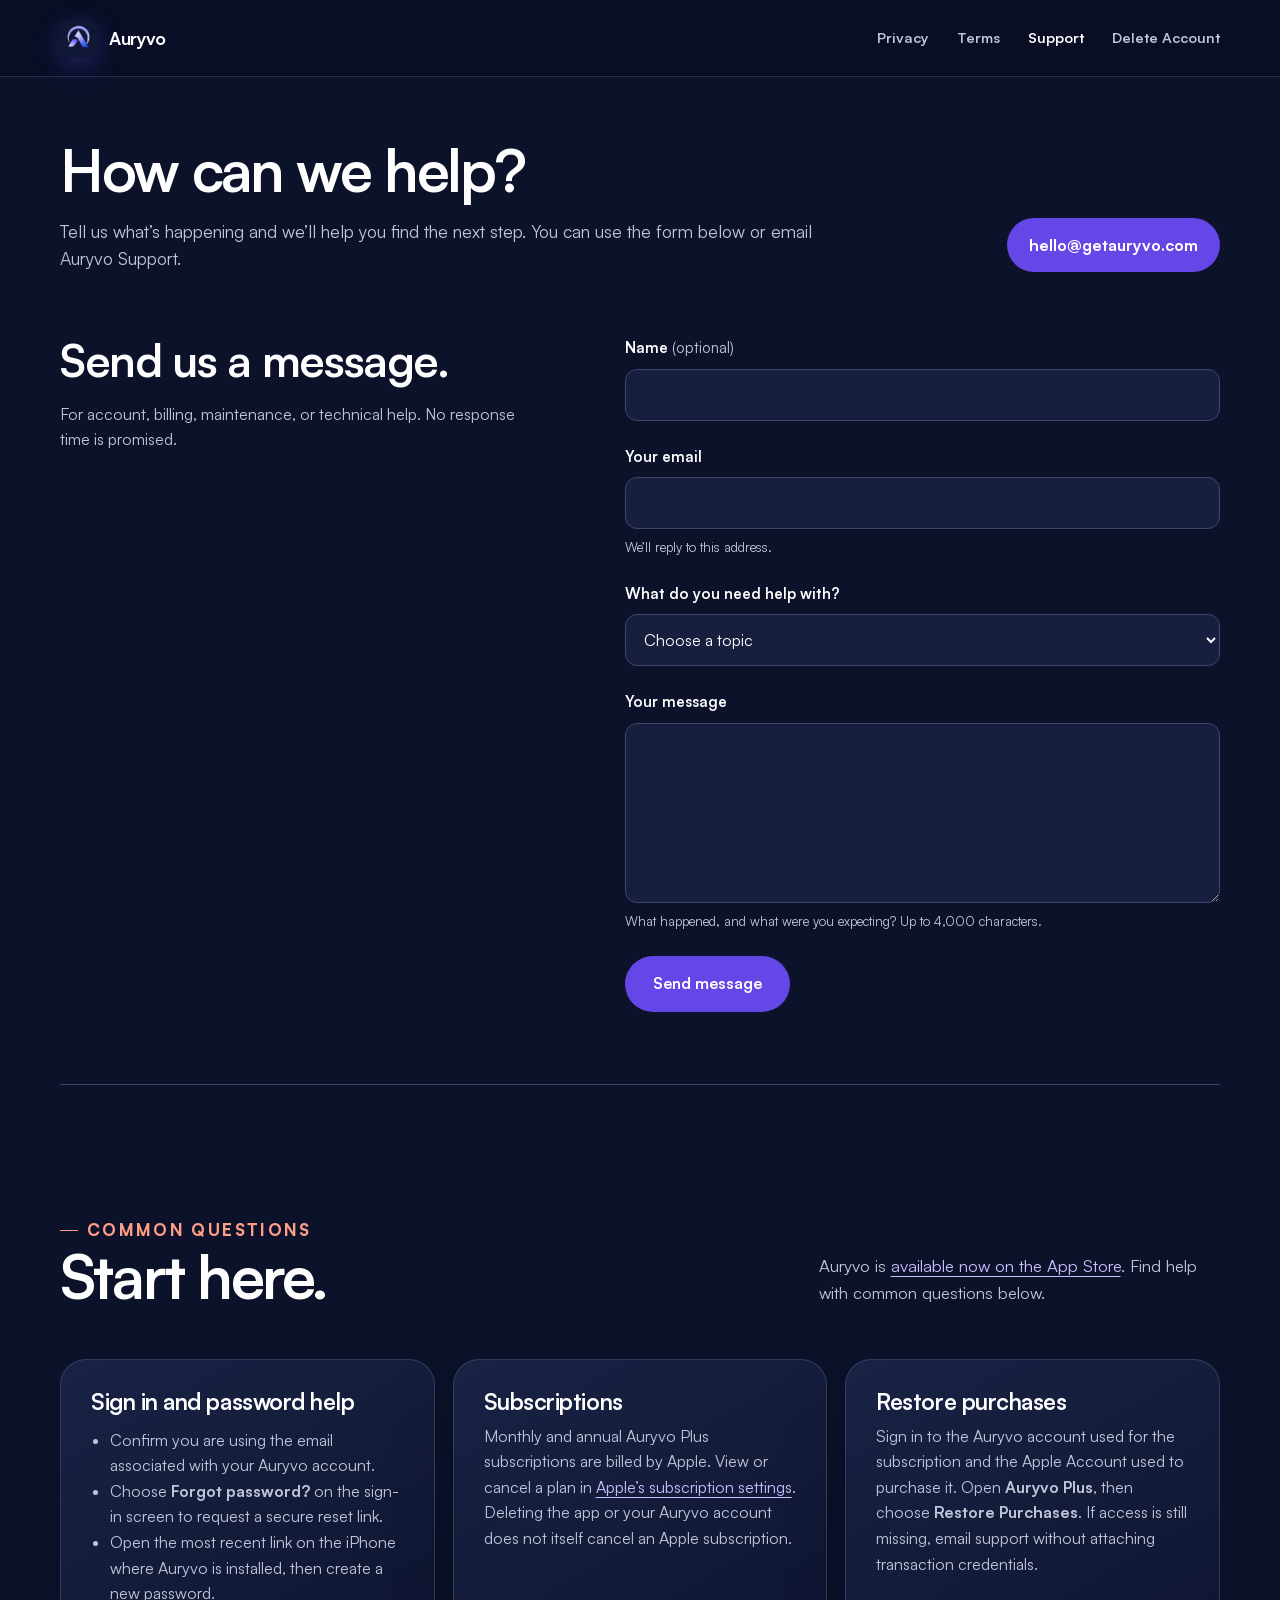
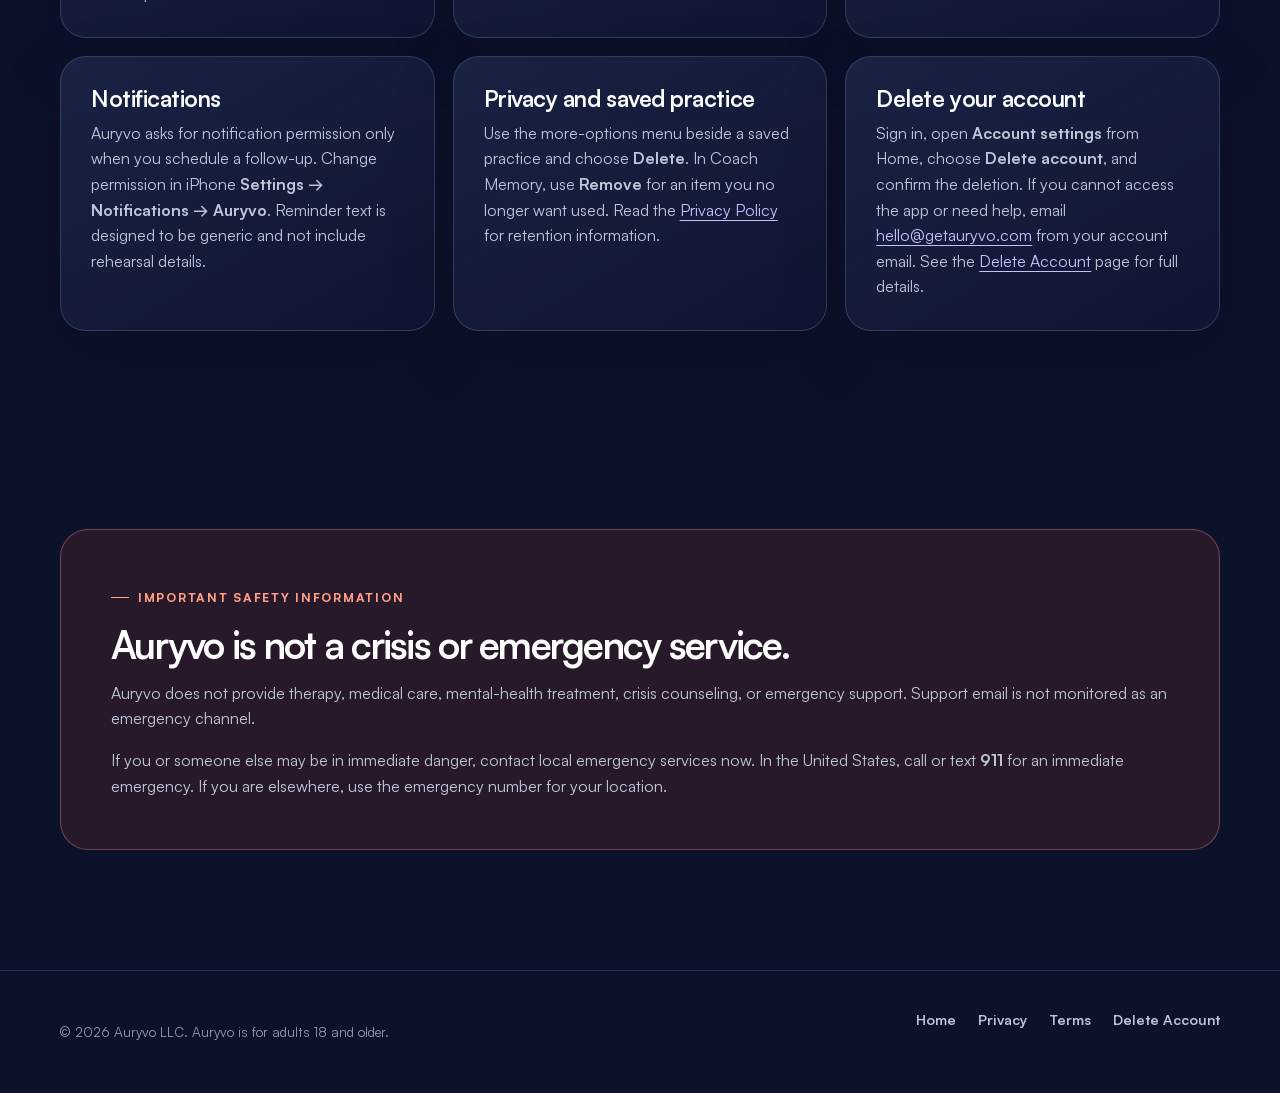
<file: support/index.html>
<!doctype html>
<html lang="en">
<head>
  <meta charset="utf-8">
  <meta name="viewport" content="width=device-width, initial-scale=1">
  <meta name="theme-color" content="#101735">
  <meta name="description" content="Help with Auryvo sign-in, subscriptions, purchase restoration, notifications, privacy, and account deletion.">
  <meta property="og:type" content="website">
  <meta property="og:site_name" content="Auryvo">
  <meta property="og:title" content="Support — Auryvo">
  <meta property="og:description" content="Help with Auryvo accounts, subscriptions, notifications, privacy, and deletion.">
  <link rel="icon" type="image/png" href="/assets/brand-icon.png">
  <link rel="stylesheet" href="/assets/styles.css">
  <link rel="stylesheet" href="/assets/support-form.css">
  <script src="/assets/support-form.js" defer></script>
  <title>Support — Auryvo</title>
</head>
<body>
  <a class="skip-link" href="#main">Skip to main content</a>
  <div class="site-shell">
    <header class="site-header">
      <nav class="nav wrap" aria-label="Main navigation">
        <a class="brand" href="/">
          <img src="/assets/brand-icon.png" width="38" height="38" alt="">
          <span>Auryvo</span>
        </a>
        <div class="nav-links">
          <a href="/privacy/">Privacy</a>
          <a href="/terms/">Terms</a>
          <a href="/support/" aria-current="page">Support</a>
          <a href="/delete-account/">Delete Account</a>
        </div>
      </nav>
    </header>

    <main id="main" class="wrap">
      <header class="page-hero support-intro">
        <div>
          <p class="eyebrow">Auryvo support</p>
          <h1>How can we help?</h1>
          <p class="lede">Tell us what’s happening and we’ll help you find the next step. You can use the form below or email Auryvo Support.</p>
        </div>
        <a class="email-link" href="mailto:hello@getauryvo.com">hello@getauryvo.com</a>
      </header>

      <section class="support-contact" aria-labelledby="contact-title">
        <div class="contact-guidance">
          <h2 id="contact-title">Send us a message.</h2>
          <p>For account, billing, maintenance, or technical help. No response time is promised.</p>
        </div>
        <form id="support-form" action="https://ikmgbjeprheokxojehwd.supabase.co/functions/v1/support-request" method="post" aria-label="Contact Auryvo Support">
          <div class="contact-field">
            <label for="support-name">Name <span>(optional)</span></label>
            <input id="support-name" name="name" type="text" autocomplete="name" maxlength="100">
          </div>
          <div class="contact-field">
            <label for="support-email">Your email</label>
            <input id="support-email" name="email" type="email" autocomplete="email" maxlength="254" required aria-describedby="reply-hint">
            <p id="reply-hint" class="field-hint">We’ll reply to this address.</p>
          </div>
          <div class="contact-field">
            <label for="support-topic">What do you need help with?</label>
            <select id="support-topic" name="topic" required>
              <option value="">Choose a topic</option>
              <option value="technical">Technical issue or maintenance</option>
              <option value="account">Account or sign-in</option>
              <option value="billing">Subscription or billing</option>
              <option value="privacy">Privacy or account deletion</option>
              <option value="other">Something else</option>
            </select>
          </div>
          <div class="contact-field">
            <label for="support-message">Your message</label>
            <textarea id="support-message" name="message" rows="6" minlength="10" maxlength="4000" required aria-describedby="message-hint"></textarea>
            <p id="message-hint" class="field-hint">What happened, and what were you expecting? Up to 4,000 characters.</p>
          </div>
          <div class="contact-trap" aria-hidden="true" inert>
            <label for="support-website">Leave this field empty</label>
            <input id="support-website" name="website" type="text" tabindex="-1" autocomplete="off">
          </div>
          <button class="contact-submit" type="submit" disabled>Send message</button>
          <p id="support-status" role="status" aria-live="polite" tabindex="-1" hidden></p>
          <noscript><p>Please enable JavaScript to use this form, or email <a href="mailto:hello@getauryvo.com">hello@getauryvo.com</a>.</p></noscript>
        </form>
      </section>

      <section class="section" aria-labelledby="help-topics">
        <div class="section-heading">
          <div><p class="eyebrow">Common questions</p><h2 id="help-topics">Start here.</h2></div>
          <p>Auryvo is <a href="https://apps.apple.com/us/app/auryvo/id6822026281">available now on the App Store</a>. Find help with common questions below.</p>
        </div>
        <div class="support-grid">
          <article class="support-card">
            <h2>Sign in and password help</h2>
            <ul>
              <li>Confirm you are using the email associated with your Auryvo account.</li>
              <li>Choose <strong>Forgot password?</strong> on the sign-in screen to request a secure reset link.</li>
              <li>Open the most recent link on the iPhone where Auryvo is installed, then create a new password.</li>
            </ul>
          </article>

          <article class="support-card">
            <h2>Subscriptions</h2>
            <p>Monthly and annual Auryvo Plus subscriptions are billed by Apple. View or cancel a plan in <a href="https://apps.apple.com/account/subscriptions">Apple’s subscription settings</a>. Deleting the app or your Auryvo account does not itself cancel an Apple subscription.</p>
          </article>

          <article class="support-card">
            <h2>Restore purchases</h2>
            <p>Sign in to the Auryvo account used for the subscription and the Apple Account used to purchase it. Open <strong>Auryvo Plus</strong>, then choose <strong>Restore Purchases</strong>. If access is still missing, email support without attaching transaction credentials.</p>
          </article>

          <article class="support-card">
            <h2>Notifications</h2>
            <p>Auryvo asks for notification permission only when you schedule a follow-up. Change permission in iPhone <strong>Settings → Notifications → Auryvo</strong>. Reminder text is designed to be generic and not include rehearsal details.</p>
          </article>

          <article class="support-card">
            <h2>Privacy and saved practice</h2>
            <p>Use the more-options menu beside a saved practice and choose <strong>Delete</strong>. In Coach Memory, use <strong>Remove</strong> for an item you no longer want used. Read the <a href="/privacy/">Privacy Policy</a> for retention information.</p>
          </article>

          <article class="support-card">
            <h2>Delete your account</h2>
            <p>Sign in, open <strong>Account settings</strong> from Home, choose <strong>Delete account</strong>, and confirm the deletion. If you cannot access the app or need help, email <a href="mailto:hello@getauryvo.com?subject=Delete%20my%20Auryvo%20account">hello@getauryvo.com</a> from your account email. See the <a href="/delete-account/">Delete Account</a> page for full details.</p>
          </article>
        </div>
      </section>

      <section class="crisis-panel" aria-labelledby="emergency-title">
        <p class="eyebrow">Important safety information</p>
        <h2 id="emergency-title">Auryvo is not a crisis or emergency service.</h2>
        <p>Auryvo does not provide therapy, medical care, mental-health treatment, crisis counseling, or emergency support. Support email is not monitored as an emergency channel.</p>
        <p>If you or someone else may be in immediate danger, contact local emergency services now. In the United States, call or text <strong>911</strong> for an immediate emergency. If you are elsewhere, use the emergency number for your location.</p>
      </section>
    </main>

    <footer class="site-footer">
      <div class="footer-inner wrap">
        <div class="footer-meta"><p>© 2026 Auryvo LLC. Auryvo is for adults 18 and older.</p></div>
        <nav class="footer-links" aria-label="Legal and support">
          <a href="/">Home</a><a href="/privacy/">Privacy</a><a href="/terms/">Terms</a><a href="/delete-account/">Delete Account</a>
        </nav>
      </div>
    </footer>
  </div>
</body>
</html>
</file>
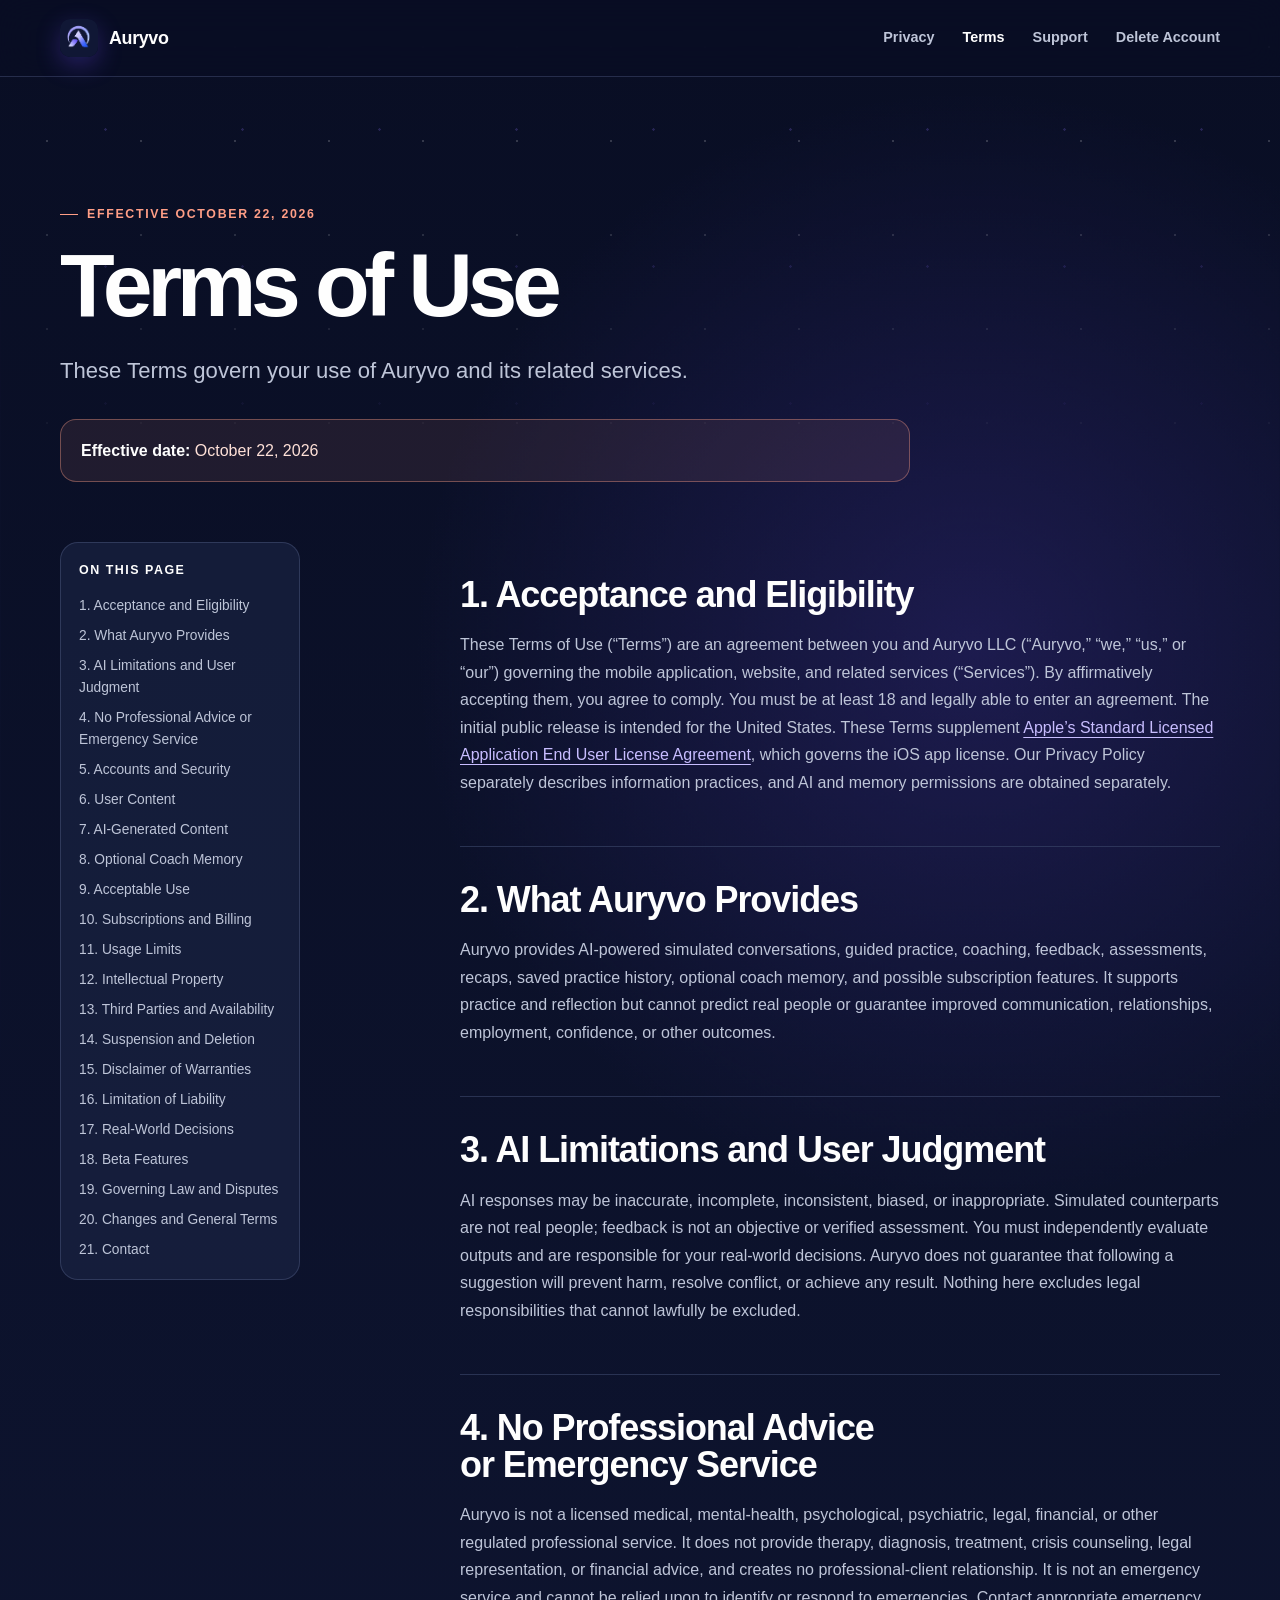
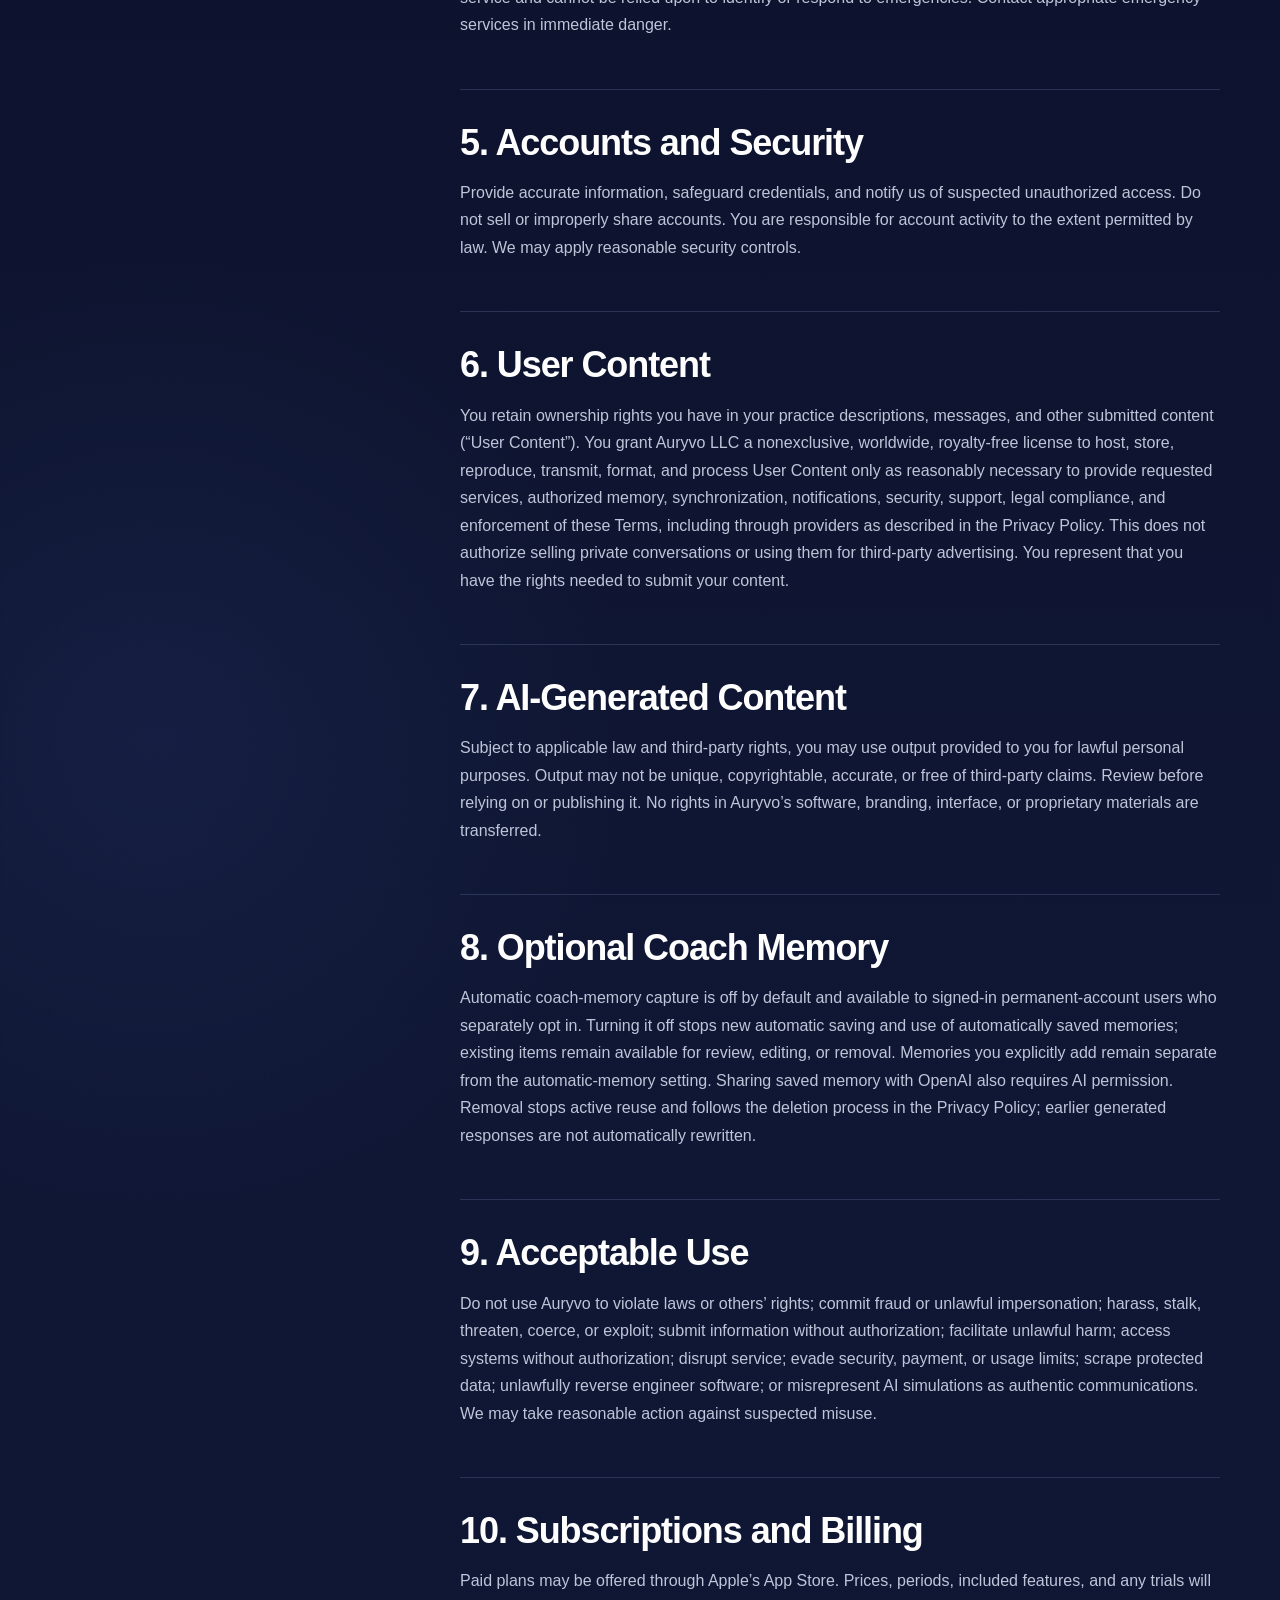
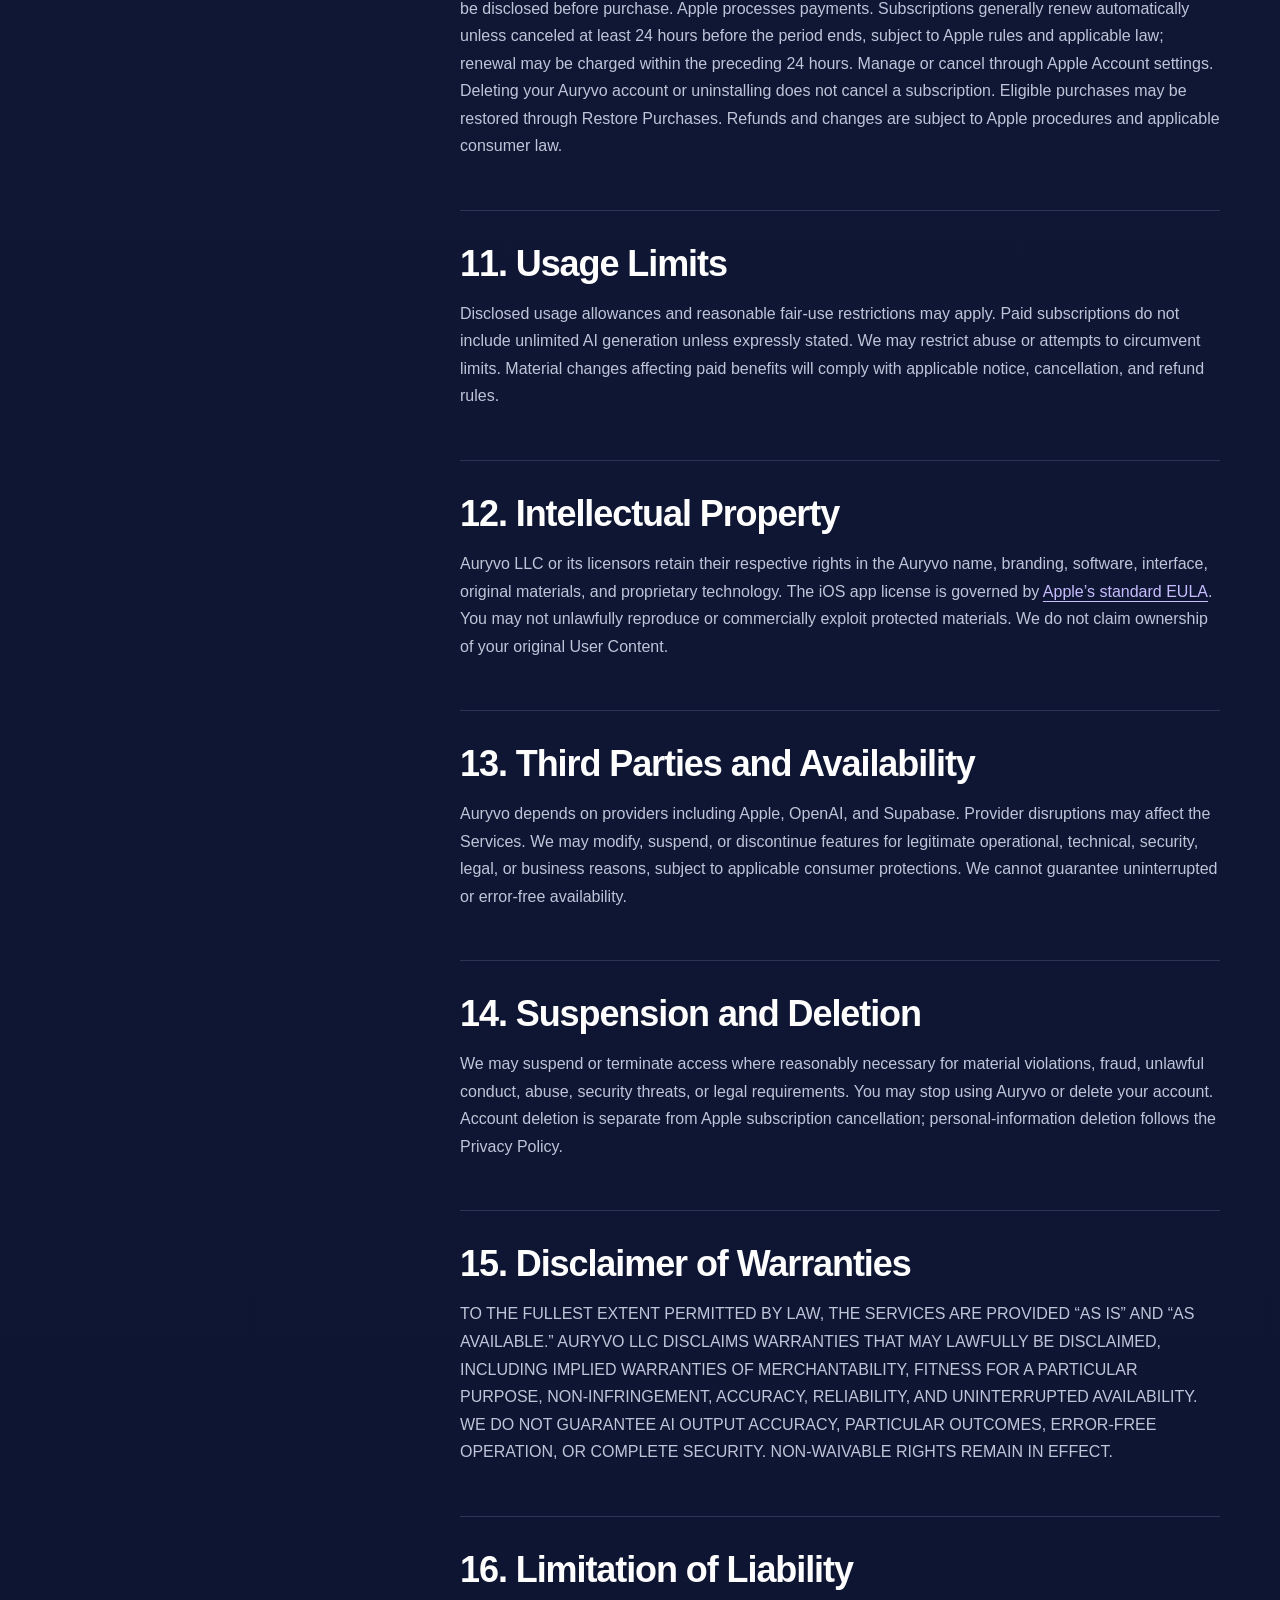
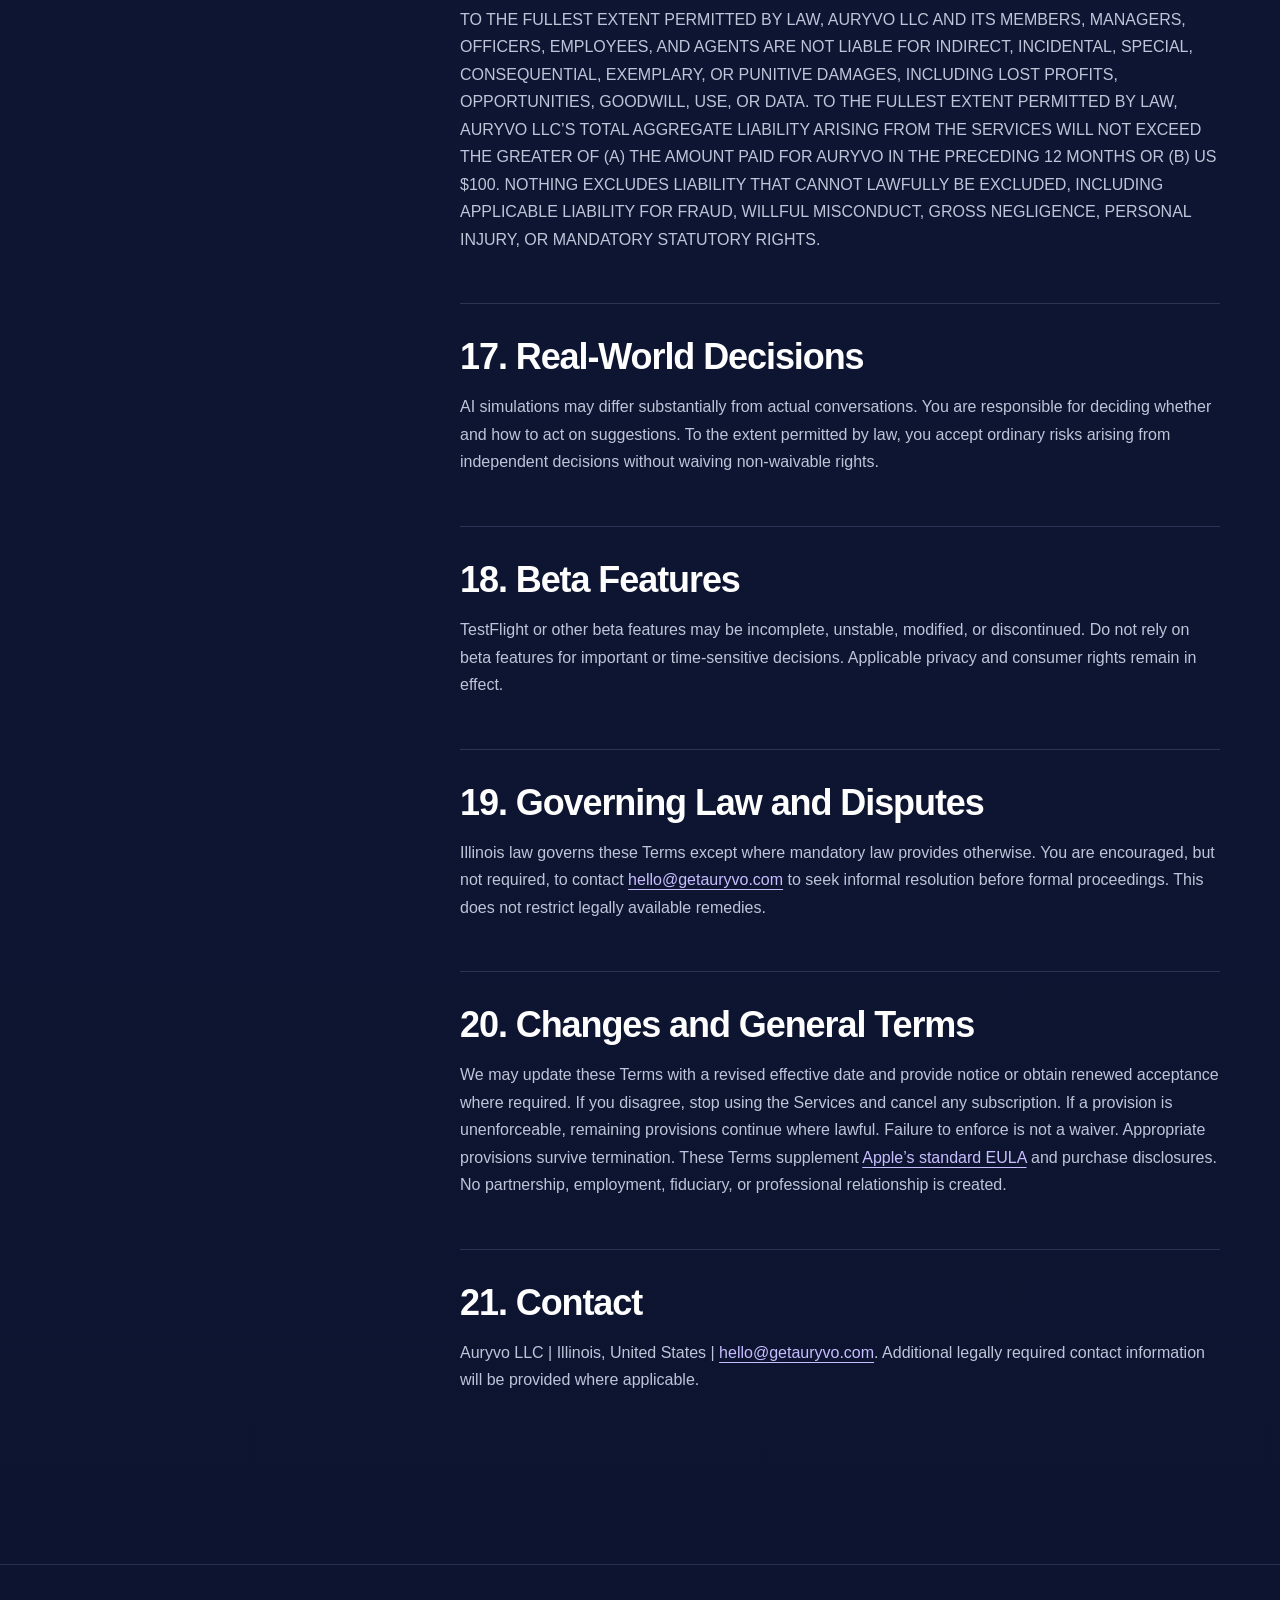
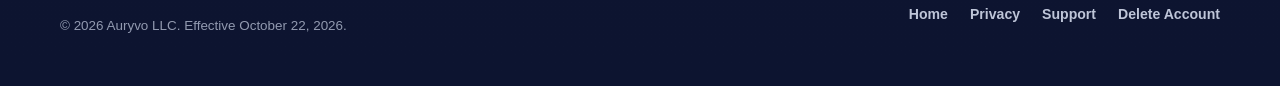
<file: terms/index.html>
<!doctype html>
<html lang="en">
<head>
  <meta charset="utf-8">
  <meta name="viewport" content="width=device-width, initial-scale=1">
  <meta name="theme-color" content="#101735">
  <meta name="description" content="Terms of Use for Auryvo, an AI-powered conversation-practice app operated by Auryvo LLC.">
  <meta property="og:type" content="website">
  <meta property="og:site_name" content="Auryvo">
  <meta property="og:title" content="Terms of Use — Auryvo">
  <meta property="og:description" content="Terms governing use of the Auryvo app and related services.">
  <link rel="icon" type="image/png" href="/assets/brand-icon.png">
  <link rel="stylesheet" href="/assets/styles.css">
  <title>Terms of Use — Auryvo</title>
</head>
<body>
  <a class="skip-link" href="#main">Skip to main content</a>
  <div class="site-shell">
    <header class="site-header">
      <nav class="nav wrap" aria-label="Main navigation">
        <a class="brand" href="/">
          <img src="/assets/brand-icon.png" width="38" height="38" alt="">
          <span>Auryvo</span>
        </a>
        <div class="nav-links">
          <a href="/privacy/">Privacy</a>
          <a href="/terms/" aria-current="page">Terms</a>
          <a href="/support/">Support</a>
          <a href="/delete-account/">Delete Account</a>
        </div>
      </nav>
    </header>

    <main id="main" class="wrap">
      <header class="page-hero">
        <p class="eyebrow">Effective October 22, 2026</p>
        <h1>Terms of Use</h1>
        <p class="lede">These Terms govern your use of Auryvo and its related services.</p>
        <p class="draft-notice"><strong>Effective date:</strong> October 22, 2026</p>
      </header>

      <div class="legal-layout">
        <nav class="legal-toc" aria-label="Terms of Use sections">
          <strong>On this page</strong>
          <a href="#section-1">1. Acceptance and Eligibility</a>
          <a href="#section-2">2. What Auryvo Provides</a>
          <a href="#section-3">3. AI Limitations and User Judgment</a>
          <a href="#section-4">4. No Professional Advice or Emergency Service</a>
          <a href="#section-5">5. Accounts and Security</a>
          <a href="#section-6">6. User Content</a>
          <a href="#section-7">7. AI-Generated Content</a>
          <a href="#section-8">8. Optional Coach Memory</a>
          <a href="#section-9">9. Acceptable Use</a>
          <a href="#section-10">10. Subscriptions and Billing</a>
          <a href="#section-11">11. Usage Limits</a>
          <a href="#section-12">12. Intellectual Property</a>
          <a href="#section-13">13. Third Parties and Availability</a>
          <a href="#section-14">14. Suspension and Deletion</a>
          <a href="#section-15">15. Disclaimer of Warranties</a>
          <a href="#section-16">16. Limitation of Liability</a>
          <a href="#section-17">17. Real-World Decisions</a>
          <a href="#section-18">18. Beta Features</a>
          <a href="#section-19">19. Governing Law and Disputes</a>
          <a href="#section-20">20. Changes and General Terms</a>
          <a href="#section-21">21. Contact</a>
        </nav>

        <article class="legal-copy">
          <section id="section-1">
            <h2>1. Acceptance and Eligibility</h2>

            <p>These Terms of Use (“Terms”) are an agreement between you and Auryvo LLC (“Auryvo,” “we,” “us,” or “our”) governing the mobile application, website, and related services (“Services”). By affirmatively accepting them, you agree to comply. You must be at least 18 and legally able to enter an agreement. The initial public release is intended for the United States. These Terms supplement <a href="https://www.apple.com/legal/internet-services/itunes/dev/stdeula/">Apple’s Standard Licensed Application End User License Agreement</a>, which governs the iOS app license. Our Privacy Policy separately describes information practices, and AI and memory permissions are obtained separately.</p>

          </section>

          <section id="section-2">
            <h2>2. What Auryvo Provides</h2>

            <p>Auryvo provides AI-powered simulated conversations, guided practice, coaching, feedback, assessments, recaps, saved practice history, optional coach memory, and possible subscription features. It supports practice and reflection but cannot predict real people or guarantee improved communication, relationships, employment, confidence, or other outcomes.</p>

          </section>

          <section id="section-3">
            <h2>3. AI Limitations and User Judgment</h2>

            <p>AI responses may be inaccurate, incomplete, inconsistent, biased, or inappropriate. Simulated counterparts are not real people; feedback is not an objective or verified assessment. You must independently evaluate outputs and are responsible for your real-world decisions. Auryvo does not guarantee that following a suggestion will prevent harm, resolve conflict, or achieve any result. Nothing here excludes legal responsibilities that cannot lawfully be excluded.</p>

          </section>

          <section id="section-4">
            <h2>4. No Professional Advice or Emergency Service</h2>

            <p>Auryvo is not a licensed medical, mental-health, psychological, psychiatric, legal, financial, or other regulated professional service. It does not provide therapy, diagnosis, treatment, crisis counseling, legal representation, or financial advice, and creates no professional-client relationship. It is not an emergency service and cannot be relied upon to identify or respond to emergencies. Contact appropriate emergency services in immediate danger.</p>

          </section>

          <section id="section-5">
            <h2>5. Accounts and Security</h2>

            <p>Provide accurate information, safeguard credentials, and notify us of suspected unauthorized access. Do not sell or improperly share accounts. You are responsible for account activity to the extent permitted by law. We may apply reasonable security controls.</p>

          </section>

          <section id="section-6">
            <h2>6. User Content</h2>

            <p>You retain ownership rights you have in your practice descriptions, messages, and other submitted content (“User Content”). You grant Auryvo LLC a nonexclusive, worldwide, royalty-free license to host, store, reproduce, transmit, format, and process User Content only as reasonably necessary to provide requested services, authorized memory, synchronization, notifications, security, support, legal compliance, and enforcement of these Terms, including through providers as described in the Privacy Policy. This does not authorize selling private conversations or using them for third-party advertising. You represent that you have the rights needed to submit your content.</p>

          </section>

          <section id="section-7">
            <h2>7. AI-Generated Content</h2>

            <p>Subject to applicable law and third-party rights, you may use output provided to you for lawful personal purposes. Output may not be unique, copyrightable, accurate, or free of third-party claims. Review before relying on or publishing it. No rights in Auryvo’s software, branding, interface, or proprietary materials are transferred.</p>

          </section>

          <section id="section-8">
            <h2>8. Optional Coach Memory</h2>

            <p>Automatic coach-memory capture is off by default and available to signed-in permanent-account users who separately opt in. Turning it off stops new automatic saving and use of automatically saved memories; existing items remain available for review, editing, or removal. Memories you explicitly add remain separate from the automatic-memory setting. Sharing saved memory with OpenAI also requires AI permission. Removal stops active reuse and follows the deletion process in the Privacy Policy; earlier generated responses are not automatically rewritten.</p>

          </section>

          <section id="section-9">
            <h2>9. Acceptable Use</h2>

            <p>Do not use Auryvo to violate laws or others’ rights; commit fraud or unlawful impersonation; harass, stalk, threaten, coerce, or exploit; submit information without authorization; facilitate unlawful harm; access systems without authorization; disrupt service; evade security, payment, or usage limits; scrape protected data; unlawfully reverse engineer software; or misrepresent AI simulations as authentic communications. We may take reasonable action against suspected misuse.</p>

          </section>

          <section id="section-10">
            <h2>10. Subscriptions and Billing</h2>

            <p>Paid plans may be offered through Apple’s App Store. Prices, periods, included features, and any trials will be disclosed before purchase. Apple processes payments. Subscriptions generally renew automatically unless canceled at least 24 hours before the period ends, subject to Apple rules and applicable law; renewal may be charged within the preceding 24 hours. Manage or cancel through Apple Account settings. Deleting your Auryvo account or uninstalling does not cancel a subscription. Eligible purchases may be restored through Restore Purchases. Refunds and changes are subject to Apple procedures and applicable consumer law.</p>

          </section>

          <section id="section-11">
            <h2>11. Usage Limits</h2>

            <p>Disclosed usage allowances and reasonable fair-use restrictions may apply. Paid subscriptions do not include unlimited AI generation unless expressly stated. We may restrict abuse or attempts to circumvent limits. Material changes affecting paid benefits will comply with applicable notice, cancellation, and refund rules.</p>

          </section>

          <section id="section-12">
            <h2>12. Intellectual Property</h2>

            <p>Auryvo LLC or its licensors retain their respective rights in the Auryvo name, branding, software, interface, original materials, and proprietary technology. The iOS app license is governed by <a href="https://www.apple.com/legal/internet-services/itunes/dev/stdeula/">Apple’s standard EULA</a>. You may not unlawfully reproduce or commercially exploit protected materials. We do not claim ownership of your original User Content.</p>

          </section>

          <section id="section-13">
            <h2>13. Third Parties and Availability</h2>

            <p>Auryvo depends on providers including Apple, OpenAI, and Supabase. Provider disruptions may affect the Services. We may modify, suspend, or discontinue features for legitimate operational, technical, security, legal, or business reasons, subject to applicable consumer protections. We cannot guarantee uninterrupted or error-free availability.</p>

          </section>

          <section id="section-14">
            <h2>14. Suspension and Deletion</h2>

            <p>We may suspend or terminate access where reasonably necessary for material violations, fraud, unlawful conduct, abuse, security threats, or legal requirements. You may stop using Auryvo or delete your account. Account deletion is separate from Apple subscription cancellation; personal-information deletion follows the Privacy Policy.</p>

          </section>

          <section id="section-15">
            <h2>15. Disclaimer of Warranties</h2>

            <p>TO THE FULLEST EXTENT PERMITTED BY LAW, THE SERVICES ARE PROVIDED “AS IS” AND “AS AVAILABLE.” AURYVO LLC DISCLAIMS WARRANTIES THAT MAY LAWFULLY BE DISCLAIMED, INCLUDING IMPLIED WARRANTIES OF MERCHANTABILITY, FITNESS FOR A PARTICULAR PURPOSE, NON-INFRINGEMENT, ACCURACY, RELIABILITY, AND UNINTERRUPTED AVAILABILITY. WE DO NOT GUARANTEE AI OUTPUT ACCURACY, PARTICULAR OUTCOMES, ERROR-FREE OPERATION, OR COMPLETE SECURITY. NON-WAIVABLE RIGHTS REMAIN IN EFFECT.</p>

          </section>

          <section id="section-16">
            <h2>16. Limitation of Liability</h2>

            <p>TO THE FULLEST EXTENT PERMITTED BY LAW, AURYVO LLC AND ITS MEMBERS, MANAGERS, OFFICERS, EMPLOYEES, AND AGENTS ARE NOT LIABLE FOR INDIRECT, INCIDENTAL, SPECIAL, CONSEQUENTIAL, EXEMPLARY, OR PUNITIVE DAMAGES, INCLUDING LOST PROFITS, OPPORTUNITIES, GOODWILL, USE, OR DATA. TO THE FULLEST EXTENT PERMITTED BY LAW, AURYVO LLC’S TOTAL AGGREGATE LIABILITY ARISING FROM THE SERVICES WILL NOT EXCEED THE GREATER OF (A) THE AMOUNT PAID FOR AURYVO IN THE PRECEDING 12 MONTHS OR (B) US $100. NOTHING EXCLUDES LIABILITY THAT CANNOT LAWFULLY BE EXCLUDED, INCLUDING APPLICABLE LIABILITY FOR FRAUD, WILLFUL MISCONDUCT, GROSS NEGLIGENCE, PERSONAL INJURY, OR MANDATORY STATUTORY RIGHTS.</p>

          </section>

          <section id="section-17">
            <h2>17. Real-World Decisions</h2>

            <p>AI simulations may differ substantially from actual conversations. You are responsible for deciding whether and how to act on suggestions. To the extent permitted by law, you accept ordinary risks arising from independent decisions without waiving non-waivable rights.</p>

          </section>

          <section id="section-18">
            <h2>18. Beta Features</h2>

            <p>TestFlight or other beta features may be incomplete, unstable, modified, or discontinued. Do not rely on beta features for important or time-sensitive decisions. Applicable privacy and consumer rights remain in effect.</p>

          </section>

          <section id="section-19">
            <h2>19. Governing Law and Disputes</h2>

            <p>Illinois law governs these Terms except where mandatory law provides otherwise. You are encouraged, but not required, to contact <a href="mailto:hello@getauryvo.com">hello@getauryvo.com</a> to seek informal resolution before formal proceedings. This does not restrict legally available remedies.</p>

          </section>

          <section id="section-20">
            <h2>20. Changes and General Terms</h2>

            <p>We may update these Terms with a revised effective date and provide notice or obtain renewed acceptance where required. If you disagree, stop using the Services and cancel any subscription. If a provision is unenforceable, remaining provisions continue where lawful. Failure to enforce is not a waiver. Appropriate provisions survive termination. These Terms supplement <a href="https://www.apple.com/legal/internet-services/itunes/dev/stdeula/">Apple’s standard EULA</a> and purchase disclosures. No partnership, employment, fiduciary, or professional relationship is created.</p>

          </section>

          <section id="section-21">
            <h2>21. Contact</h2>

            <p>Auryvo LLC | Illinois, United States | <a href="mailto:hello@getauryvo.com">hello@getauryvo.com</a>. Additional legally required contact information will be provided where applicable.</p>

          </section>
        </article>
      </div>
    </main>

    <footer class="site-footer">
      <div class="footer-inner wrap">
        <div class="footer-meta"><p>© 2026 Auryvo LLC. Effective October 22, 2026.</p></div>
        <nav class="footer-links" aria-label="Legal and support">
          <a href="/">Home</a><a href="/privacy/">Privacy</a><a href="/support/">Support</a><a href="/delete-account/">Delete Account</a>
        </nav>
      </div>
    </footer>
  </div>
</body>
</html>
</file>
<file: assets/styles.css>
:root {
  color-scheme: dark;
  --ink: #fefefe;
  --muted: #bec5d8;
  --placeholder: #929ab0;
  --surface: #101735;
  --surface-deep: #090e24;
  --panel: #1c2648;
  --panel-violet: #2d285e;
  --border: #3d486b;
  --primary: #6547e7;
  --primary-pressed: #5136c9;
  --violet: #9278ff;
  --blue: #5c8cfd;
  --coral: #ff9e86;
  --success: #7ad9b7;
  --danger: #ff9aae;
  --shadow: 0 30px 90px rgba(2, 5, 20, 0.46);
  --content: 1160px;
}

* {
  box-sizing: border-box;
}

html {
  scroll-behavior: smooth;
  background: var(--surface-deep);
}

body {
  min-width: 320px;
  margin: 0;
  color: var(--ink);
  background:
    radial-gradient(circle at 76% 10%, rgba(101, 71, 231, 0.2), transparent 35rem),
    radial-gradient(circle at 12% 36%, rgba(92, 140, 253, 0.08), transparent 30rem),
    linear-gradient(180deg, var(--surface-deep) 0%, var(--surface) 42%, #0d1430 100%);
  font-family: "Satoshi", ui-sans-serif, -apple-system, BlinkMacSystemFont, "Segoe UI", sans-serif;
  font-size: 16px;
  line-height: 1.6;
  -webkit-font-smoothing: antialiased;
  text-rendering: optimizeLegibility;
}

body::before {
  position: fixed;
  z-index: 0;
  inset: 0;
  pointer-events: none;
  content: "";
  opacity: 0.4;
  background-image:
    radial-gradient(circle, rgba(255, 255, 255, 0.62) 0 1px, transparent 1.4px),
    radial-gradient(circle, rgba(146, 120, 255, 0.72) 0 1px, transparent 1.5px);
  background-position: 0 0, 37px 61px;
  background-size: 94px 94px, 137px 137px;
  mask-image: linear-gradient(to bottom, black 0%, transparent 56%);
  animation: sky-drift 26s linear infinite alternate;
}

@keyframes sky-drift {
  to { transform: translate3d(0, 18px, 0); }
}

@media (prefers-reduced-motion: reduce) {
  html { scroll-behavior: auto; }
  body::before { animation: none; }
  *, *::before, *::after {
    animation-duration: 0.01ms !important;
    animation-iteration-count: 1 !important;
    transition-duration: 0.01ms !important;
  }
}

img {
  display: block;
  max-width: 100%;
}

a {
  color: #c8bdff;
  text-decoration-thickness: 0.08em;
  text-underline-offset: 0.22em;
}

a:hover {
  color: #e4deff;
}

a:focus-visible,
button:focus-visible,
[tabindex]:focus-visible {
  outline: 3px solid var(--coral);
  outline-offset: 4px;
  border-radius: 8px;
}

.skip-link {
  position: fixed;
  z-index: 100;
  top: 12px;
  left: 12px;
  padding: 10px 16px;
  color: var(--surface-deep);
  background: var(--ink);
  border-radius: 999px;
  transform: translateY(-150%);
}

.skip-link:focus {
  transform: translateY(0);
}

.site-shell {
  position: relative;
  z-index: 1;
  min-height: 100vh;
  overflow: hidden;
}

.wrap {
  width: min(var(--content), calc(100% - 40px));
  margin-inline: auto;
}

.site-header {
  border-bottom: 1px solid rgba(61, 72, 107, 0.56);
  background: rgba(9, 14, 36, 0.7);
  backdrop-filter: blur(18px);
}

.nav {
  display: flex;
  min-height: 76px;
  align-items: center;
  justify-content: space-between;
  gap: 28px;
}

.brand {
  display: inline-flex;
  align-items: center;
  gap: 11px;
  color: var(--ink);
  font-size: 1.12rem;
  font-weight: 700;
  letter-spacing: -0.02em;
  text-decoration: none;
}

.brand img {
  width: 38px;
  height: 38px;
  border-radius: 10px;
  box-shadow: 0 8px 24px rgba(101, 71, 231, 0.32);
}

.nav-links {
  display: flex;
  align-items: center;
  gap: clamp(14px, 2.2vw, 28px);
}

.nav-links a {
  color: var(--muted);
  font-size: 0.9rem;
  font-weight: 650;
  text-decoration: none;
}

.nav-links a[aria-current="page"],
.nav-links a:hover {
  color: var(--ink);
}

main {
  display: block;
}

.hero {
  display: grid;
  min-height: 780px;
  grid-template-columns: minmax(0, 1.04fr) minmax(340px, 0.78fr);
  align-items: center;
  gap: clamp(48px, 8vw, 110px);
  padding-block: clamp(76px, 10vw, 132px);
}

.hero-copy {
  max-width: 690px;
}

.eyebrow {
  display: inline-flex;
  align-items: center;
  gap: 9px;
  margin: 0 0 18px;
  color: var(--coral);
  font-size: 0.77rem;
  font-weight: 800;
  letter-spacing: 0.14em;
  text-transform: uppercase;
}

.eyebrow::before {
  width: 18px;
  height: 1px;
  content: "";
  background: currentColor;
}

h1,
h2,
h3 {
  color: var(--ink);
  font-weight: 650;
  text-wrap: balance;
}

h1 {
  max-width: 880px;
  margin: 0;
  font-size: clamp(3.3rem, 7.4vw, 6.7rem);
  line-height: 0.96;
  letter-spacing: -0.06em;
}

h2 {
  margin: 0;
  font-size: clamp(2.2rem, 4.8vw, 4.3rem);
  line-height: 1.03;
  letter-spacing: -0.045em;
}

h3 {
  margin: 0;
  font-size: 1.28rem;
  line-height: 1.25;
  letter-spacing: -0.018em;
}

p,
li {
  color: var(--muted);
}

.lede {
  max-width: 640px;
  margin: 26px 0 0;
  font-size: clamp(1.13rem, 2vw, 1.38rem);
  line-height: 1.55;
}

.hero-actions {
  display: flex;
  flex-wrap: wrap;
  align-items: center;
  gap: 18px;
  margin-top: 34px;
}

.availability {
  text-decoration: none;
  display: inline-flex;
  min-height: 56px;
  align-items: center;
  justify-content: center;
  gap: 10px;
  padding: 0 24px;
  color: white;
  background: linear-gradient(110deg, var(--primary), #7149ee);
  border: 1px solid rgba(255, 255, 255, 0.16);
  border-radius: 999px;
  box-shadow: 0 16px 42px rgba(101, 71, 231, 0.28);
  font-weight: 720;
}

.availability::before {
  width: 8px;
  height: 8px;
  content: "";
  background: var(--success);
  border-radius: 999px;
  box-shadow: 0 0 16px var(--success);
}

.hero-note {
  margin: 0;
  color: var(--placeholder);
  font-size: 0.9rem;
}

.hero-visual {
  position: relative;
  display: flex;
  min-height: 610px;
  align-items: center;
  justify-content: center;
}

.hero-visual::before {
  position: absolute;
  width: 430px;
  max-width: 92vw;
  aspect-ratio: 1;
  content: "";
  background: radial-gradient(circle, rgba(146, 120, 255, 0.4), rgba(92, 140, 253, 0.08) 46%, transparent 70%);
  filter: blur(4px);
}

.phone {
  position: relative;
  z-index: 1;
  width: min(322px, 76vw);
  padding: 9px;
  overflow: hidden;
  background: #05091a;
  border: 1px solid rgba(194, 204, 237, 0.28);
  border-radius: 46px;
  box-shadow: var(--shadow), 0 0 0 8px rgba(61, 72, 107, 0.13);
  transform: rotate(2.5deg);
}

.phone img {
  width: 100%;
  height: auto;
  border-radius: 37px;
}

.floating-note {
  position: absolute;
  z-index: 2;
  right: -4%;
  bottom: 11%;
  max-width: 235px;
  padding: 15px 17px;
  color: var(--ink);
  background: rgba(28, 38, 72, 0.9);
  border: 1px solid rgba(146, 120, 255, 0.4);
  border-radius: 18px;
  box-shadow: 0 18px 54px rgba(1, 4, 17, 0.45);
  backdrop-filter: blur(16px);
  font-size: 0.9rem;
  line-height: 1.45;
}

.section {
  padding-block: clamp(76px, 10vw, 128px);
}

.section-rule {
  border-top: 1px solid rgba(61, 72, 107, 0.56);
}

.section-heading {
  display: grid;
  grid-template-columns: minmax(0, 1.05fr) minmax(260px, 0.6fr);
  align-items: end;
  gap: 56px;
  margin-bottom: 52px;
}

.section-heading p {
  max-width: 500px;
  margin: 0;
  font-size: 1.05rem;
}

.benefit-grid,
.privacy-grid,
.support-grid {
  display: grid;
  grid-template-columns: repeat(3, minmax(0, 1fr));
  gap: 18px;
}

.feature-card,
.support-card {
  position: relative;
  min-height: 270px;
  padding: 30px;
  overflow: hidden;
  background: linear-gradient(150deg, rgba(28, 38, 72, 0.86), rgba(16, 23, 53, 0.78));
  border: 1px solid rgba(61, 72, 107, 0.76);
  border-radius: 26px;
  box-shadow: 0 22px 65px rgba(2, 5, 20, 0.17);
}

.feature-card::after {
  position: absolute;
  right: -60px;
  bottom: -75px;
  width: 170px;
  height: 170px;
  content: "";
  background: radial-gradient(circle, rgba(101, 71, 231, 0.19), transparent 68%);
}

.feature-index {
  display: inline-flex;
  width: 38px;
  height: 38px;
  align-items: center;
  justify-content: center;
  margin-bottom: 52px;
  color: #d8d0ff;
  background: var(--panel-violet);
  border-radius: 12px;
  font-size: 0.78rem;
  font-weight: 800;
}

.feature-card p,
.support-card p {
  margin: 10px 0 0;
}

.practice-showcase {
  display: grid;
  grid-template-columns: minmax(0, 0.78fr) minmax(430px, 1.15fr);
  align-items: center;
  gap: clamp(46px, 8vw, 108px);
}

.steps {
  display: grid;
  gap: 30px;
  margin: 40px 0 0;
  padding: 0;
  list-style: none;
}

.step {
  display: grid;
  grid-template-columns: 44px 1fr;
  gap: 17px;
}

.step-number {
  display: inline-flex;
  width: 40px;
  height: 40px;
  align-items: center;
  justify-content: center;
  color: var(--ink);
  background: var(--primary);
  border-radius: 13px;
  font-size: 0.82rem;
  font-weight: 800;
}

.step p {
  margin: 5px 0 0;
}

.screen-stack {
  position: relative;
  min-height: 650px;
}

.screen-stack .phone {
  position: absolute;
  top: 0;
  left: 8%;
  width: min(300px, 62vw);
  transform: rotate(-4deg);
}

.screen-stack .phone.secondary {
  z-index: 2;
  top: 96px;
  right: 1%;
  left: auto;
  width: min(270px, 56vw);
  transform: rotate(5deg);
}

.privacy-panel {
  position: relative;
  padding: clamp(32px, 6vw, 68px);
  overflow: hidden;
  background:
    radial-gradient(circle at 90% 10%, rgba(146, 120, 255, 0.2), transparent 30rem),
    linear-gradient(140deg, rgba(45, 40, 94, 0.84), rgba(18, 26, 60, 0.92));
  border: 1px solid rgba(146, 120, 255, 0.32);
  border-radius: 34px;
}

.privacy-panel > p {
  max-width: 700px;
  margin: 20px 0 38px;
  font-size: 1.08rem;
}

.privacy-grid article {
  padding: 22px 0 0;
  border-top: 1px solid rgba(190, 197, 216, 0.22);
}

.privacy-grid p {
  margin: 9px 0 0;
  font-size: 0.94rem;
}

.responsible {
  display: grid;
  grid-template-columns: minmax(0, 0.86fr) minmax(340px, 1fr);
  align-items: start;
  gap: clamp(46px, 8vw, 110px);
}

.boundary-list {
  display: grid;
  gap: 14px;
  margin: 0;
  padding: 0;
  list-style: none;
}

.boundary-list li {
  padding: 20px 22px;
  color: var(--ink);
  background: rgba(28, 38, 72, 0.72);
  border: 1px solid rgba(61, 72, 107, 0.72);
  border-radius: 18px;
}

.boundary-list strong {
  color: var(--coral);
}

.closing {
  padding-block: clamp(90px, 12vw, 150px);
  text-align: center;
}

.closing h2 {
  max-width: 850px;
  margin-inline: auto;
}

.closing .availability {
  margin-top: 30px;
}

.site-footer {
  padding-block: 38px 50px;
  border-top: 1px solid rgba(61, 72, 107, 0.56);
}

.footer-inner {
  display: flex;
  align-items: flex-start;
  justify-content: space-between;
  gap: 32px;
}

.footer-meta {
  max-width: 520px;
}

.footer-meta p {
  margin: 12px 0 0;
  color: var(--placeholder);
  font-size: 0.84rem;
}

.footer-links {
  display: flex;
  flex-wrap: wrap;
  justify-content: flex-end;
  gap: 12px 22px;
}

.footer-links a {
  color: var(--muted);
  font-size: 0.88rem;
  font-weight: 650;
  text-decoration: none;
}

/* Legal and support pages */
.page-hero {
  max-width: 850px;
  padding: clamp(72px, 10vw, 120px) 0 44px;
}

.page-hero h1 {
  font-size: clamp(3rem, 7vw, 5.7rem);
}

.page-hero .lede {
  max-width: 760px;
}

.draft-notice,
.alert-note,
.info-note {
  padding: 18px 20px;
  border-radius: 16px;
}

.draft-notice {
  margin-top: 30px;
  color: #ffe1d8;
  background: rgba(255, 158, 134, 0.09);
  border: 1px solid rgba(255, 158, 134, 0.38);
}

.draft-notice strong,
.alert-note strong,
.info-note strong {
  color: var(--ink);
}

.legal-layout {
  display: grid;
  grid-template-columns: minmax(180px, 240px) minmax(0, 760px);
  align-items: start;
  justify-content: space-between;
  gap: clamp(42px, 8vw, 100px);
  padding-bottom: 120px;
}

.legal-toc {
  position: sticky;
  top: 28px;
  display: grid;
  gap: 8px;
  padding: 18px;
  background: rgba(28, 38, 72, 0.58);
  border: 1px solid rgba(61, 72, 107, 0.68);
  border-radius: 18px;
}

.legal-toc strong {
  margin: 0 0 6px;
  font-size: 0.78rem;
  letter-spacing: 0.12em;
  text-transform: uppercase;
}

.legal-toc a {
  color: var(--muted);
  font-size: 0.86rem;
  text-decoration: none;
}

.legal-copy {
  min-width: 0;
}

.legal-copy section {
  padding: 34px 0;
  border-top: 1px solid rgba(61, 72, 107, 0.62);
  scroll-margin-top: 24px;
}

.legal-copy section:first-child {
  border-top: 0;
}

.legal-copy h2 {
  margin-bottom: 18px;
  font-size: clamp(1.7rem, 3.2vw, 2.25rem);
  letter-spacing: -0.03em;
}

.legal-copy h3 {
  margin-top: 28px;
  margin-bottom: 8px;
}

.legal-copy p,
.legal-copy li {
  line-height: 1.72;
}

.legal-copy ul,
.legal-copy ol {
  padding-left: 1.35rem;
}

.legal-copy li + li {
  margin-top: 10px;
}

.legal-copy strong {
  color: var(--ink);
}

.alert-note {
  margin-block: 20px;
  color: #ffd9e1;
  background: rgba(255, 154, 174, 0.08);
  border-left: 3px solid var(--danger);
}

.info-note {
  margin-block: 20px;
  background: rgba(92, 140, 253, 0.08);
  border-left: 3px solid var(--blue);
}

.support-intro {
  display: grid;
  grid-template-columns: minmax(0, 1fr) auto;
  align-items: end;
  gap: 36px;
  padding-bottom: 52px;
}

.email-link {
  display: inline-flex;
  min-height: 54px;
  align-items: center;
  justify-content: center;
  padding: 0 22px;
  color: white;
  background: var(--primary);
  border-radius: 999px;
  font-weight: 720;
  text-decoration: none;
  white-space: nowrap;
}

.support-grid {
  padding-bottom: 70px;
}

.support-card {
  min-height: 220px;
}

.support-card h2 {
  font-size: 1.45rem;
  letter-spacing: -0.02em;
}

.support-card ul {
  margin: 14px 0 0;
  padding-left: 1.2rem;
}

.crisis-panel {
  margin-bottom: 120px;
  padding: clamp(28px, 5vw, 50px);
  background: rgba(64, 32, 44, 0.54);
  border: 1px solid rgba(255, 154, 174, 0.34);
  border-radius: 28px;
}

.crisis-panel h2 {
  font-size: clamp(1.8rem, 3vw, 2.6rem);
}

.crisis-panel p:last-child {
  margin-bottom: 0;
}

@media (max-width: 900px) {
  .hero {
    min-height: auto;
    grid-template-columns: 1fr;
    padding-top: 88px;
  }

  .hero-copy {
    max-width: 760px;
  }

  .hero-visual {
    min-height: 580px;
  }

  .floating-note {
    right: 10%;
  }

  .section-heading,
  .practice-showcase,
  .responsible {
    grid-template-columns: 1fr;
  }

  .section-heading {
    gap: 20px;
  }

  .benefit-grid,
  .privacy-grid {
    grid-template-columns: 1fr;
  }

  .feature-card {
    min-height: auto;
  }

  .feature-index {
    margin-bottom: 34px;
  }

  .practice-showcase {
    gap: 60px;
  }

  .screen-stack {
    width: min(620px, 100%);
    margin-inline: auto;
  }

  .legal-layout {
    grid-template-columns: 1fr;
  }

  .legal-toc {
    position: static;
    grid-template-columns: repeat(2, minmax(0, 1fr));
  }

  .legal-toc strong {
    grid-column: 1 / -1;
  }

  .support-grid {
    grid-template-columns: repeat(2, minmax(0, 1fr));
  }
}

@media (max-width: 680px) {
  .wrap {
    width: min(100% - 28px, var(--content));
  }

  .nav {
    min-height: auto;
    align-items: flex-start;
    flex-direction: column;
    gap: 14px;
    padding-block: 16px 18px;
  }

  .nav-links {
    width: 100%;
    padding-bottom: 2px;
    overflow-x: auto;
    gap: 20px;
  }

  .nav-links a {
    flex: 0 0 auto;
  }

  .hero {
    gap: 26px;
    padding-top: 66px;
  }

  h1 {
    font-size: clamp(3rem, 16vw, 4.5rem);
  }

  .hero-actions {
    align-items: flex-start;
    flex-direction: column;
  }

  .hero-visual {
    min-height: 540px;
  }

  .phone {
    width: min(286px, 78vw);
    border-radius: 40px;
  }

  .phone img {
    border-radius: 32px;
  }

  .floating-note {
    right: 1%;
    bottom: 5%;
  }

  .screen-stack {
    min-height: 570px;
  }

  .screen-stack .phone {
    left: 0;
    width: 58vw;
  }

  .screen-stack .phone.secondary {
    right: 0;
    width: 53vw;
  }

  .footer-inner {
    align-items: flex-start;
    flex-direction: column;
  }

  .support-intro {
    grid-template-columns: 1fr;
  }

  .footer-links {
    justify-content: flex-start;
  }

  .legal-toc,
  .support-grid {
    grid-template-columns: 1fr;
  }

  .legal-toc strong {
    grid-column: auto;
  }
}

@media (max-width: 400px) {
  .availability {
    width: 100%;
    padding-inline: 16px;
  }

  .floating-note {
    max-width: 190px;
    font-size: 0.82rem;
  }
}
</file>
<file: assets/support-form.css>
@font-face {
  font-family: Satoshi;
  src: url("/assets/Satoshi-Variable.ttf") format("truetype");
  font-weight: 300 900;
  font-style: normal;
  font-display: swap;
}

body { background: #0c122a; }
body::before { content: none; }
.page-hero .eyebrow { display: none; }
.page-hero { max-width: none; padding-block: 64px 24px; }
.page-hero h1 { font-size: clamp(2.7rem, 5vw, 3.7rem); letter-spacing: -0.04em; }
.page-hero .lede { margin-top: 20px; font-size: 1.1rem; }

.support-contact {
  display: grid;
  grid-template-columns: minmax(0, 0.8fr) minmax(0, 1fr);
  gap: clamp(32px, 7vw, 96px);
  padding-block: 40px 72px;
  border-bottom: 1px solid var(--border);
}

.contact-guidance h2 {
  font-size: clamp(2rem, 3.5vw, 3rem);
  letter-spacing: -0.03em;
  line-height: 1.1;
}

.contact-guidance p { max-width: 45ch; }
.contact-disclosure { margin-top: 32px; font-size: 0.88rem; }
#support-form { display: grid; gap: 24px; align-content: start; }
.contact-field { display: grid; gap: 8px; }
.contact-field label { color: var(--ink); font-size: 0.95rem; font-weight: 650; }
.contact-field label span { color: var(--muted); font-weight: 400; }

.contact-field input,
.contact-field select,
.contact-field textarea {
  box-sizing: border-box;
  width: 100%;
  min-width: 0;
  min-height: 52px;
  padding: 12px 14px;
  color: var(--ink);
  background: #171e3e;
  border: 1px solid var(--border);
  border-radius: 12px;
  font: inherit;
  font-size: 16px;
  caret-color: var(--violet);
}

.contact-field textarea { min-height: 180px; resize: vertical; }
.contact-field input:focus-visible,
.contact-field select:focus-visible,
.contact-field textarea:focus-visible { outline: 3px solid var(--coral); outline-offset: 3px; }
.contact-field .field-hint { margin: 0; color: var(--muted); font-size: 0.82rem; }
.contact-trap { position: absolute; width: 1px; height: 1px; overflow: hidden; clip-path: inset(50%); }

.contact-submit {
  justify-self: start;
  min-height: 56px;
  padding: 14px 28px;
  color: white;
  background: var(--primary);
  border: 0;
  border-radius: 999px;
  font: inherit;
  font-weight: 650;
  cursor: pointer;
  transition: background-color 160ms ease-out;
}

.contact-submit:hover { background: var(--primary-pressed); }
.contact-submit:disabled { opacity: 0.65; cursor: wait; }
#support-status { margin: 0; padding: 16px; border: 1px solid var(--border); border-radius: 12px; }
#support-status[data-state="error"] { color: var(--danger); }
#support-status[data-state="success"] { color: var(--success); }
[hidden] { display: none !important; }

@media (max-width: 760px) {
  .support-contact { grid-template-columns: 1fr; padding-top: 12px; }
  .contact-disclosure { margin-top: 20px; }
  .contact-submit { width: 100%; }
}
</file>
